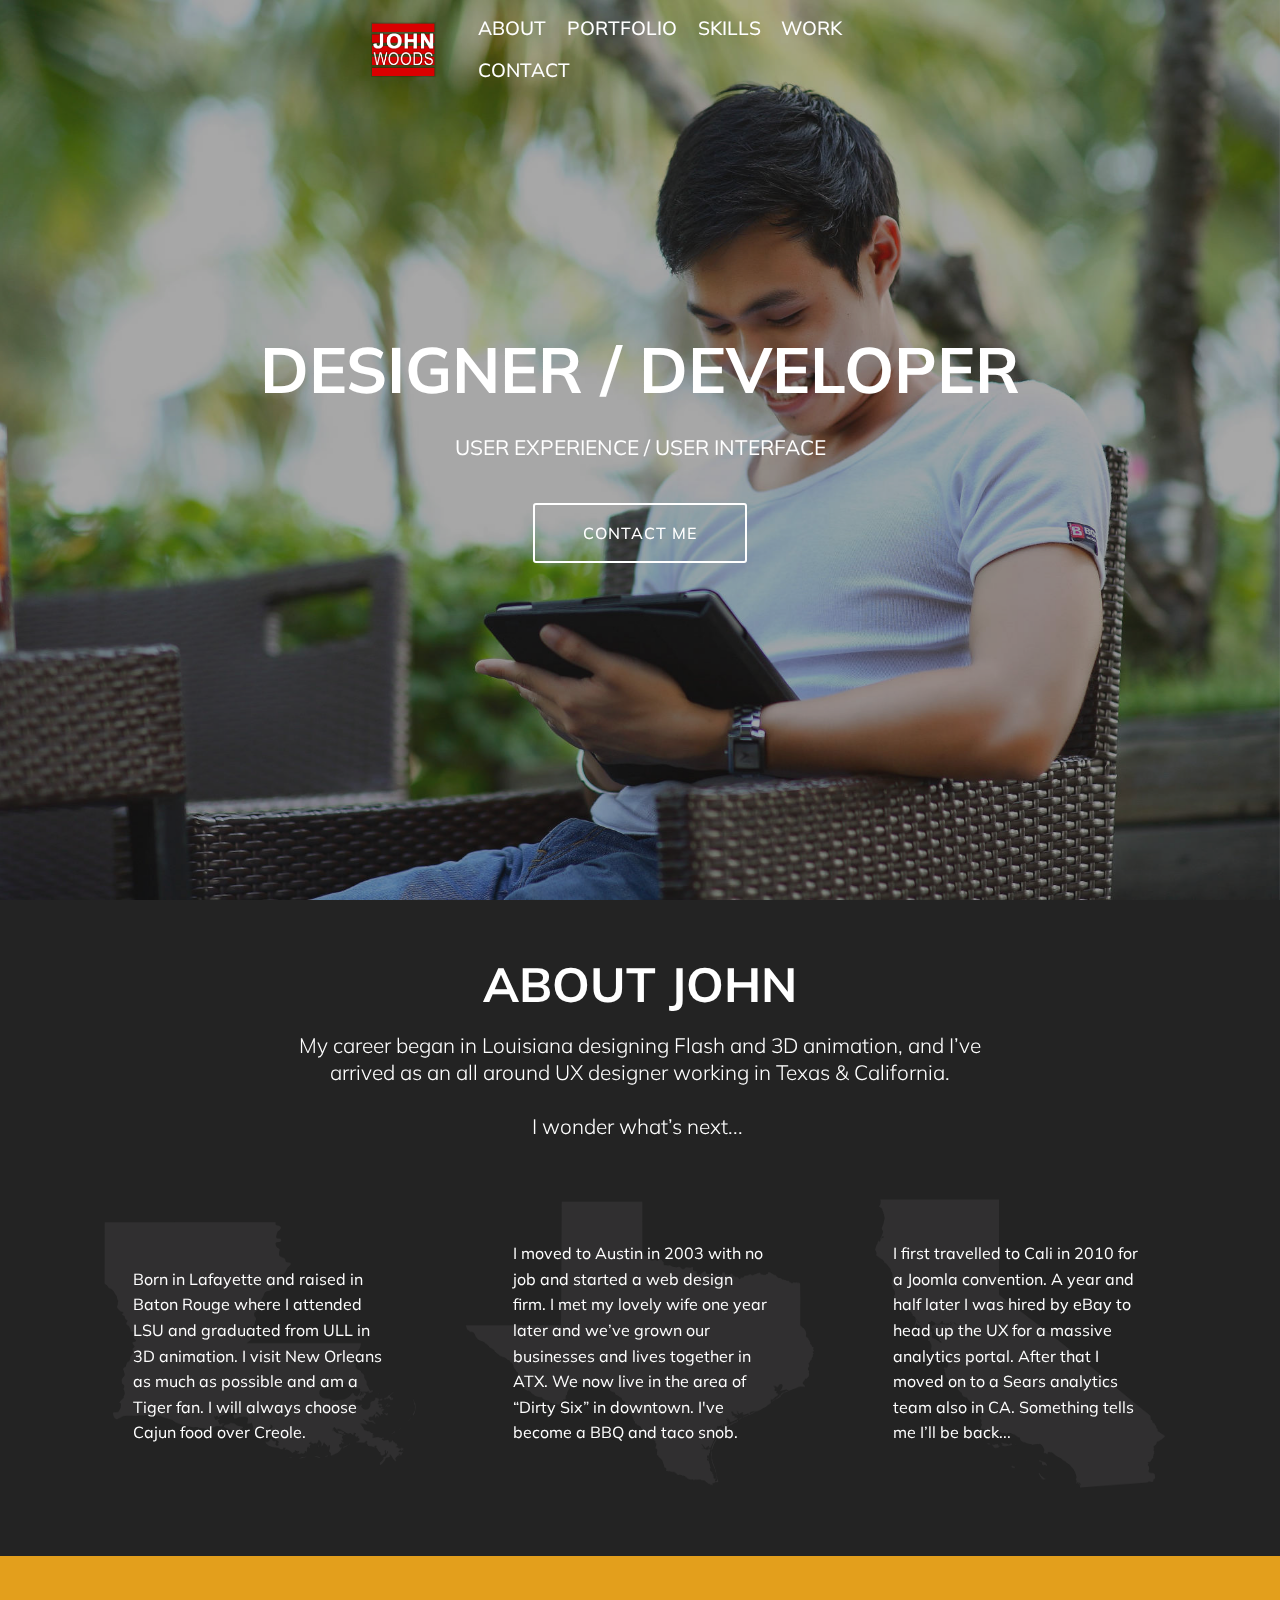
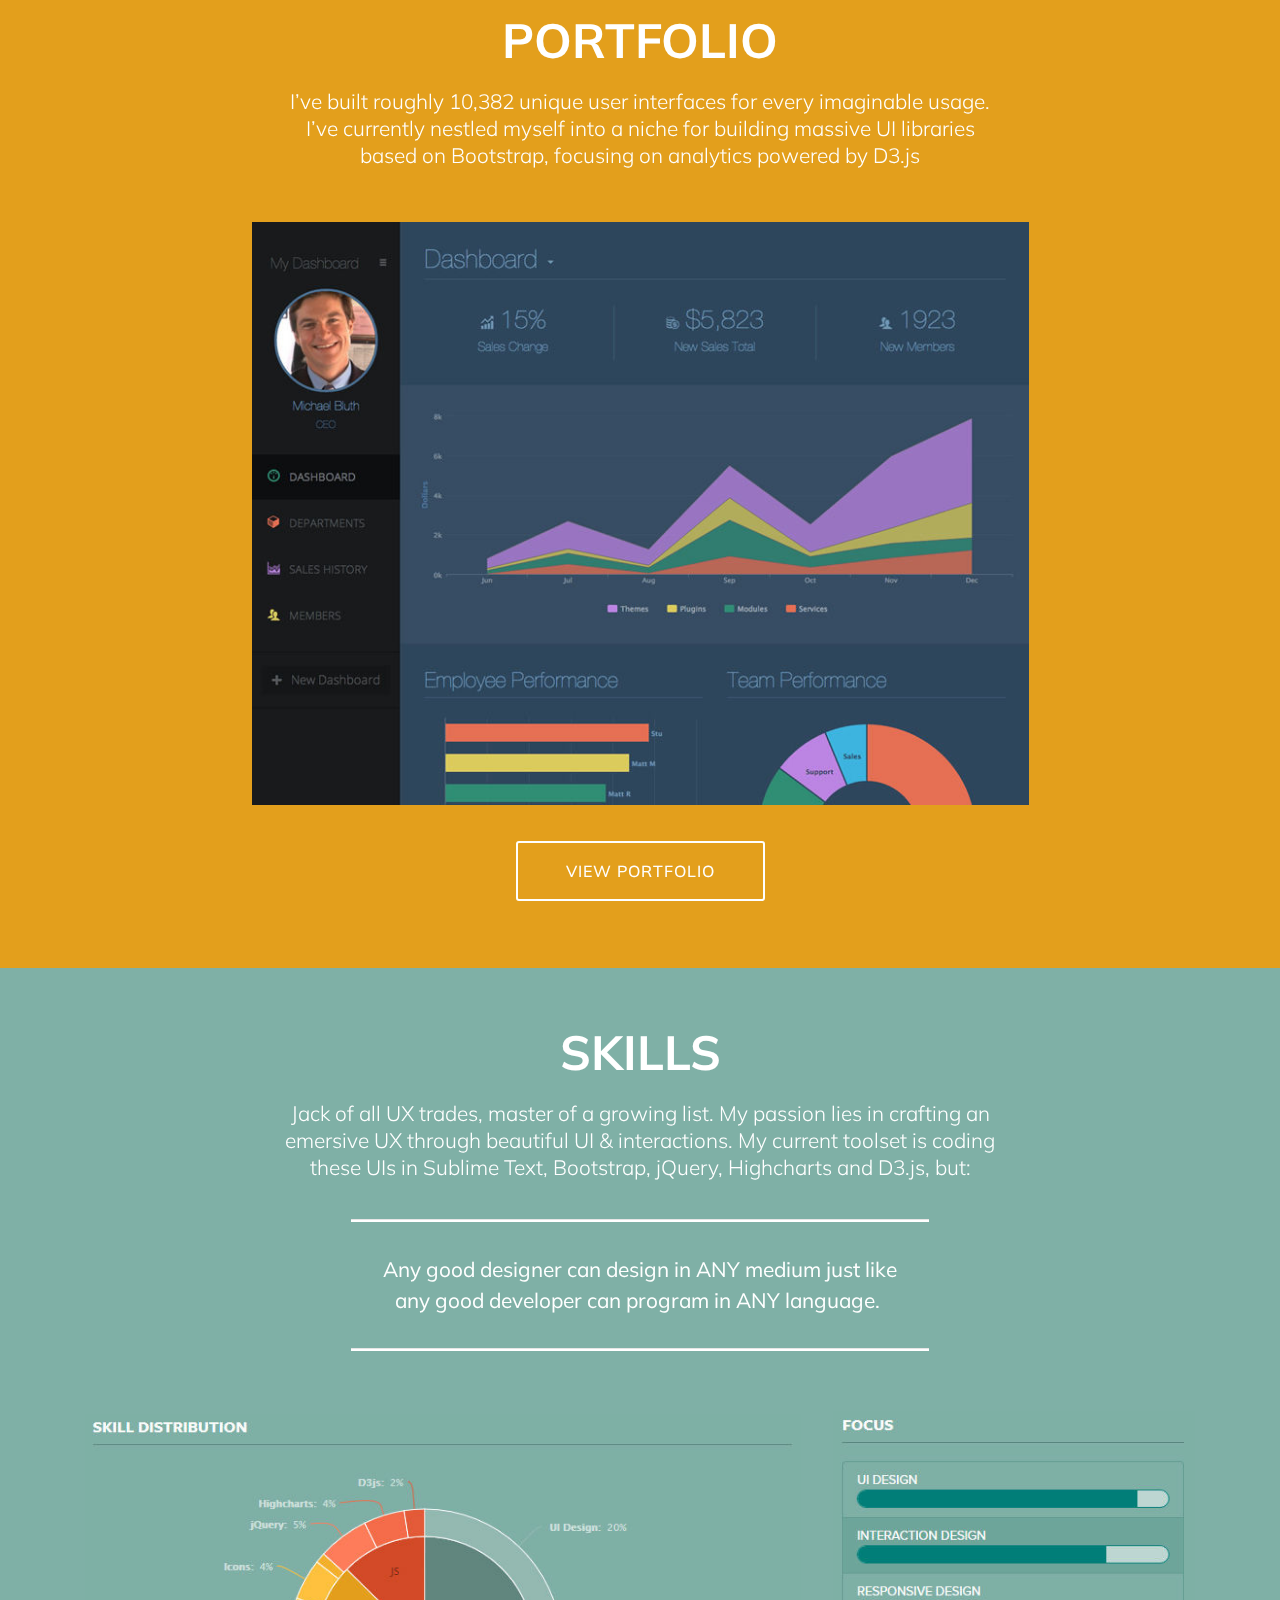
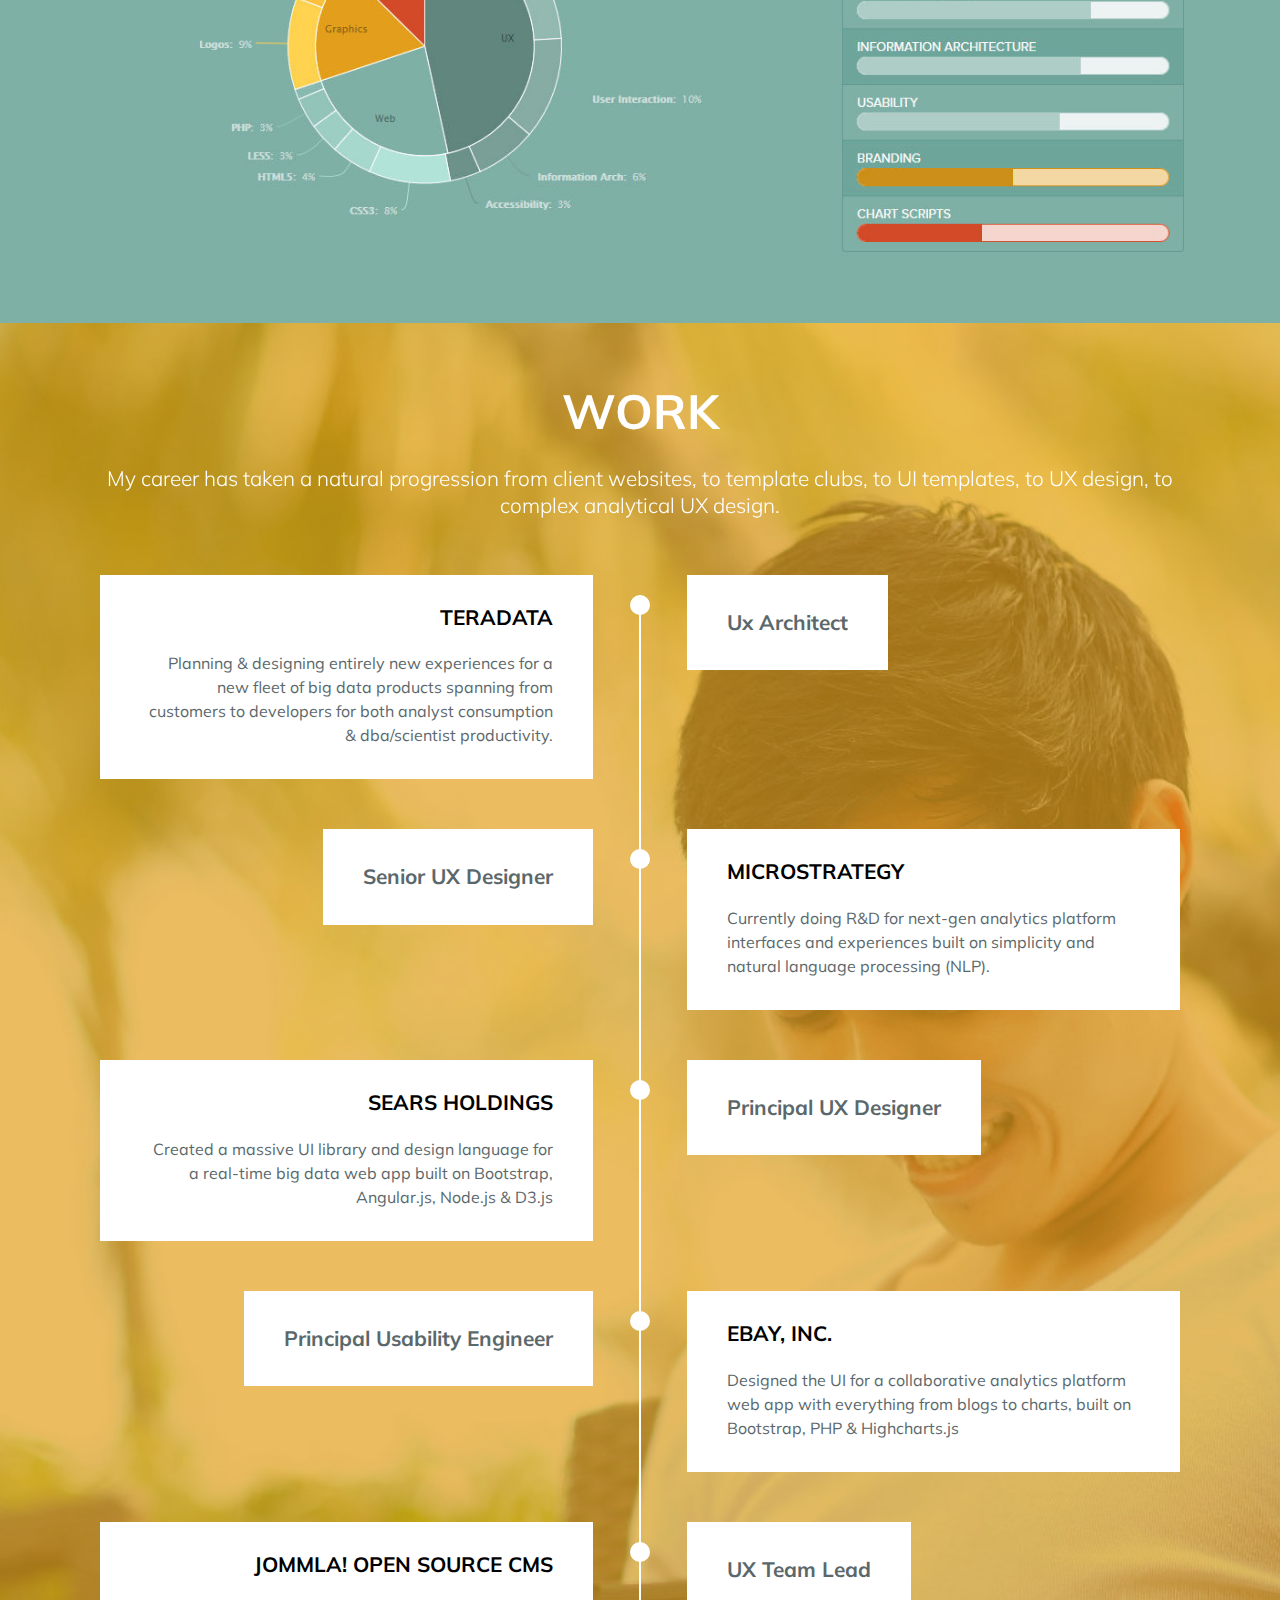
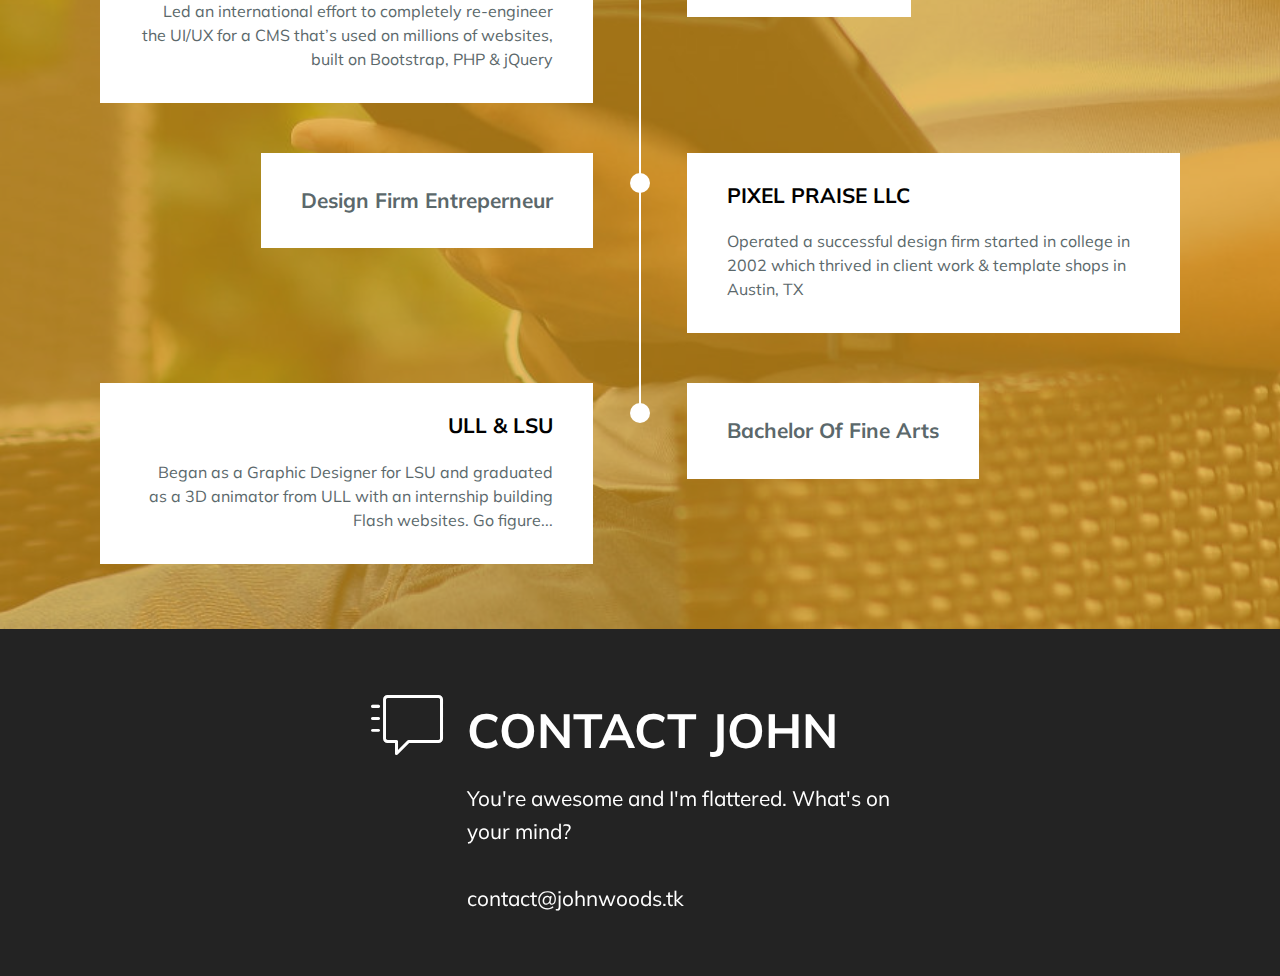
<file: index.html>
<!DOCTYPE html>
<html  >
<head>
  <!-- Site made with Mobirise Website Builder v4.9.7, https://mobirise.com -->
  <meta charset="UTF-8">
  <meta http-equiv="X-UA-Compatible" content="IE=edge">
  <meta name="generator" content="Mobirise v4.9.7, mobirise.com">
  <meta name="viewport" content="width=device-width, initial-scale=1, minimum-scale=1">
  <link rel="shortcut icon" href="assets/images/logo1-140x120.png" type="image/x-icon">
  <meta name="description" content="">
  
  <title>John Woods</title>
  <link rel="stylesheet" href="assets/web/assets/mobirise-icons/mobirise-icons.css">
  <link rel="stylesheet" href="assets/tether/tether.min.css">
  <link rel="stylesheet" href="assets/bootstrap/css/bootstrap.min.css">
  <link rel="stylesheet" href="assets/bootstrap/css/bootstrap-grid.min.css">
  <link rel="stylesheet" href="assets/bootstrap/css/bootstrap-reboot.min.css">
  <link rel="stylesheet" href="assets/dropdown/css/style.css">
  <link rel="stylesheet" href="assets/theme/css/style.css">
  <link rel="stylesheet" href="assets/mobirise/css/mbr-additional.css" type="text/css">
  
  
  
</head>
<body>
  <section class="menu cid-roIpbJOpld" once="menu" id="menu2-1">

    

    <nav class="navbar navbar-expand beta-menu navbar-dropdown align-items-center navbar-fixed-top navbar-toggleable-sm bg-color transparent">
        <button class="navbar-toggler navbar-toggler-right" type="button" data-toggle="collapse" data-target="#navbarSupportedContent" aria-controls="navbarSupportedContent" aria-expanded="false" aria-label="Toggle navigation">
            <div class="hamburger">
                <span></span>
                <span></span>
                <span></span>
                <span></span>
            </div>
        </button>
        <div class="menu-logo">
            <div class="navbar-brand">
                <span class="navbar-logo">
                    <a href="index.html#header2-0">
                        <img src="assets/images/logo1-140x120.png" alt="Mobirise" title="" style="height: 3.8rem;">
                    </a>
                </span>
                
            </div>
        </div>
        <div class="collapse navbar-collapse" id="navbarSupportedContent">
            <ul class="navbar-nav nav-dropdown nav-right" data-app-modern-menu="true"><li class="nav-item">
                    <a class="nav-link link text-white display-4" href="index.html#content4-2">ABOUT</a>
                </li>
                <li class="nav-item">
                    <a class="nav-link link text-white display-4" href="index.html#content4-f">PORTFOLIO</a>
                </li><li class="nav-item"><a class="nav-link link text-white display-4" href="index.html#content4-g">SKILLS</a></li><li class="nav-item"><a class="nav-link link text-white display-4" href="index.html#timeline1-k">WORK</a></li><li class="nav-item"><a class="nav-link link text-white display-4" href="index.html#features9-d">CONTACT</a></li></ul>
            
        </div>
    </nav>
</section>

<section class="engine"><a href="https://mobirise.info/o">portfolio website templates</a></section><section class="cid-roIpa3OfLM mbr-fullscreen mbr-parallax-background" id="header2-0">

    

    <div class="mbr-overlay" style="opacity: 0.4; background-color: rgb(35, 35, 35);"></div>

    <div class="container align-center">
        <div class="row justify-content-md-center">
            <div class="mbr-white col-md-10">
                <h1 class="mbr-section-title mbr-bold pb-3 mbr-fonts-style display-1">
                    DESIGNER / DEVELOPER</h1>
                
                <p class="mbr-text pb-3 mbr-fonts-style display-5">
                    USER EXPERIENCE / USER INTERFACE</p>
                <div class="mbr-section-btn"><a class="btn btn-md btn-white-outline display-7" href="index.html#features9-d">CONTACT ME</a></div>
            </div>
        </div>
    </div>
    
</section>

<section class="mbr-section content4 cid-roIpoBnfww" id="content4-2">

    

    <div class="container">
        <div class="media-container-row">
            <div class="title col-12 col-md-8">
                <h2 class="align-center pb-3 mbr-fonts-style display-2"><strong>
                    ABOUT JOHN</strong></h2>
                <h3 class="mbr-section-subtitle align-center mbr-light mbr-fonts-style display-5">My career began in Louisiana designing Flash and 3D animation, and I’ve arrived as an all around UX designer working in Texas &amp; California.
<br><br>I wonder what’s next...&nbsp;</h3>
                
            </div>
        </div>
    </div>
</section>

<section class="features13 cid-roIpypUSQi" id="features13-3">

    

    
    <div class="container">
        

        <div class="media-container-row">
            <div class="card col-12 col-md-6 align-center col-lg-4">
                <div class="card-wrap">
                    <div class="card-img">
                        <img src="assets/images/la-700x700.png" alt="Mobirise" title="">
                    </div>
                    <div class="card-box p-5">
                        
                        <p class="mbr-text mbr-fonts-style mbr-white display-7"><br>Born in Lafayette and raised in Baton Rouge where I attended LSU and graduated from ULL in 3D animation. I visit New Orleans as much as possible and am a Tiger fan. I will always choose Cajun food over Creole.
                        </p>
                    </div>
                </div>
            </div>
            <div class="card col-12 col-md-6 align-center col-lg-4">
                <div class="card-wrap">
                    <div class="card-img">
                        <img src="assets/images/tx-700x700.png" alt="Mobirise" title="">
                    </div>
                    <div class="card-box p-5">
                        
                        <p class="mbr-text mbr-fonts-style mbr-white display-7">I moved to Austin in 2003 with no job and started a web design firm. I met my lovely wife one year later and we’ve grown our businesses and lives together in ATX. We now live in the area of “Dirty Six” in downtown. I've become a BBQ and taco snob.<br></p>
                    </div>
                </div>
            </div>
            <div class="card col-12 col-md-6 align-center col-lg-4">
                <div class="card-wrap">
                    <div class="card-img">
                        <img src="assets/images/ca-700x700.png" alt="Mobirise" title="">
                    </div>
                    <div class="card-box p-5">
                        
                        <p class="mbr-text mbr-fonts-style mbr-white display-7">I first travelled to Cali in 2010 for a Joomla convention. A year and half later I was hired by eBay to head up the UX for a massive analytics portal. After that I moved on to a Sears analytics team also in CA. Something tells me I’ll be back...&nbsp;<br></p>
                    </div>
                </div>
            </div>    
        </div>
    </div>
</section>

<section class="mbr-section content4 cid-rp93IAL0z8" id="content4-f">

    

    <div class="container">
        <div class="media-container-row">
            <div class="title col-12 col-md-8">
                <h2 class="align-center pb-3 mbr-fonts-style display-2"><strong>
                    PORTFOLIO</strong></h2>
                <h3 class="mbr-section-subtitle align-center mbr-light mbr-fonts-style display-5">I’ve built roughly 10,382 unique user interfaces for every imaginable usage. I’ve currently nestled myself into a niche for building massive UI libraries based on Bootstrap, focusing on analytics powered by D3.js</h3>
                
            </div>
        </div>
    </div>
</section>

<section class="cid-roZgCraoOb" id="image3-5">

    

    <figure class="mbr-figure container">
            <div class="image-block" style="width: 70%;">
                <img src="assets/images/screen9-800x600.jpg" width="1400" alt="Mobirise" title="">
                
            </div>
    </figure>
</section>

<section class="mbr-section content8 cid-roZhlWDPsi" id="content8-6">

    

    <div class="container">
        <div class="media-container-row title">
            <div class="col-12 col-md-8">
                <div class="mbr-section-btn align-center"><a class="btn btn-white-outline display-7" href="page1.html#header2-m">VIEW PORTFOLIO</a></div>
            </div>
        </div>
    </div>
</section>

<section class="mbr-section content4 cid-rp94woBCmO" id="content4-g">

    

    <div class="container">
        <div class="media-container-row">
            <div class="title col-12 col-md-8">
                <h2 class="align-center pb-3 mbr-fonts-style display-2"><strong>
                    SKILLS</strong></h2>
                <h3 class="mbr-section-subtitle align-center mbr-light mbr-fonts-style display-5">Jack of all UX trades, master of a growing list. My passion lies in crafting an emersive UX through beautiful UI &amp; interactions. My current toolset is coding these UIs in Sublime Text, Bootstrap, jQuery, Highcharts and D3.js, but:</h3>
                
            </div>
        </div>
    </div>
</section>

<section class="mbr-section article content9 cid-roZilXYLOa" id="content9-8">
    
     

    <div class="container">
        <div class="inner-container" style="width: 100%;">
            <hr class="line" style="width: 52%;">
            <div class="section-text align-center mbr-fonts-style display-5">Any good designer can design in ANY medium just like
<div>any good developer can program in ANY language.&nbsp;</div></div>
            <hr class="line" style="width: 52%;">
        </div>
        </div>
</section>

<section class="cid-roZip5G7HI" id="image4-9">
    <!-- Block parameters controls (Blue "Gear" panel) -->
    
    <!-- End block parameters -->
    <div class="container images-container">
            <div class="media-container-row" style="width: 100%;">
                <div class="img-item item1" style="width: 201%;">
                    <img src="assets/images/skills1-785x488.jpg" alt="" title="">
                    
                </div>
                <div class="img-item">
                    <img src="assets/images/skills2-396x495.jpg" alt="" title="">
                    
                </div>
            </div>
    </div>
</section>

<section class="timeline1 cid-rp9bkFngiH" id="timeline1-k">

    

    <div class="mbr-overlay" style="opacity: 0.7; background-color: rgb(227, 159, 28);">
    </div>

    <div class="container align-center">
        <h2 class="mbr-section-title pb-3 mbr-fonts-style display-2"><strong>
            WORK</strong></h2>
        <h3 class="mbr-section-subtitle pb-5 mbr-fonts-style display-5">My career has taken a natural progression from client websites, to template clubs, to UI templates, to UX design, to complex analytical UX design.</h3>

        <div class="container timelines-container" mbri-timelines="">
            <div class="row timeline-element reverse separline">      
                 <div class="timeline-date-panel col-xs-12 col-md-6  align-left">         
                    <div class="time-line-date-content">
                        <p class="mbr-timeline-date mbr-fonts-style display-5"><strong>
                            Ux Architect</strong></p>
                    </div>
                </div>
           <span class="iconBackground"></span>
            <div class="col-xs-12 col-md-6 align-right">
                <div class="timeline-text-content">
                    <h4 class="mbr-timeline-title pb-3 mbr-fonts-style display-5"><strong>
                        TERADATA</strong></h4>
                    <p class="mbr-timeline-text mbr-fonts-style display-7">Planning &amp; designing entirely new experiences for a new fleet of big data products spanning from customers to developers for both analyst consumption &amp; dba/scientist productivity.</p>
                 </div>
            </div>
            </div>

            <div class="row timeline-element  separline">
                <div class="timeline-date-panel col-xs-12 col-md-6 align-right">
                    <div class="time-line-date-content">
                        <p class="mbr-timeline-date mbr-fonts-style display-5"><strong>
                            Senior UX Designer</strong></p>
                    </div>
                </div>
                <span class="iconBackground"></span>
                <div class="col-xs-12 col-md-6 align-left ">
                    <div class="timeline-text-content">
                        <h4 class="mbr-timeline-title pb-3 mbr-fonts-style display-5"><strong>
                            MICROSTRATEGY</strong></h4>
                        <p class="mbr-timeline-text mbr-fonts-style display-7">Currently doing R&amp;D for next-gen analytics platform interfaces and experiences built on simplicity and natural language processing (NLP).</p>
                    </div>
                </div>
            </div> 


            <div class="row timeline-element reverse separline">
                <div class="timeline-date-panel col-xs-12 col-md-6  align-left">
                    <div class="time-line-date-content">
                        <p class="mbr-timeline-date mbr-fonts-style display-5"><strong>
                            Principal UX Designer</strong></p>
                    </div>
                </div>
                <span class="iconBackground"></span>
                <div class="col-xs-12 col-md-6 align-right">
                    <div class="timeline-text-content">
                        <h4 class="mbr-timeline-title pb-3 mbr-fonts-style display-5"><strong>
                            SEARS HOLDINGS</strong></h4>      
                        <p class="mbr-timeline-text mbr-fonts-style display-7">Created a massive UI library and design language for a real-time big data web app built on Bootstrap, Angular.js, Node.js &amp; D3.js</p>
                    </div>
                </div>
            </div>

            <div class="row timeline-element  separline">
                <div class="timeline-date-panel col-xs-12 col-md-6 align-right">
                    <div class="time-line-date-content">
                        <p class="mbr-timeline-date mbr-fonts-style display-5"><strong>Principal Usability Engineer</strong><br></p>
                    </div>
                </div>
                <span class="iconBackground"></span>
                <div class="col-xs-12 col-md-6 align-left ">
                    <div class="timeline-text-content">
                        <h4 class="mbr-timeline-title pb-3 mbr-fonts-style display-5"><strong>
                            EBAY, INC.</strong></h4>
                        <p class="mbr-timeline-text mbr-fonts-style display-7">Designed the UI for a collaborative analytics platform web app with everything from blogs to charts, built on Bootstrap, PHP &amp; Highcharts.js</p>
                    </div>
                </div>
            </div>


            <div class="row timeline-element reverse separline">
                <div class="timeline-date-panel col-xs-12 col-md-6  align-left">
                    <div class="time-line-date-content">
                        <p class="mbr-timeline-date mbr-fonts-style display-5"><strong>UX Team Lead</strong><br></p>
                    </div>
                </div>
                <span class="iconBackground"></span>
                <div class="col-xs-12 col-md-6 align-right">
                    <div class="timeline-text-content">
                        <h4 class="mbr-timeline-title pb-3 mbr-fonts-style display-5"><strong>
                            JOMMLA! OPEN SOURCE CMS</strong></h4>
                        <p class="mbr-timeline-text mbr-fonts-style display-7">Led an international effort to completely re-engineer the UI/UX for a CMS that’s used on millions of websites, built on Bootstrap, PHP &amp; jQuery</p>
                    </div>
                </div>
            </div>


            <div class="row timeline-element separline">
                <div class="timeline-date-panel col-xs-12 col-md-6 align-right">
                    <div class="time-line-date-content">
                       <p class="mbr-timeline-date mbr-fonts-style display-5"><strong>Design Firm Entreperneur</strong><br></p>
                    </div>
                </div>
                <span class="iconBackground"></span>
                <div class="col-xs-12 col-md-6 align-left ">
                    <div class="timeline-text-content">
                        <h4 class="mbr-timeline-title pb-3 mbr-fonts-style display-5"><strong>
                            PIXEL PRAISE LLC</strong></h4>
                        <p class="mbr-timeline-text mbr-fonts-style display-7">Operated a successful design firm started in college in 2002 which thrived in client work &amp; template shops in Austin, TX</p>
                    </div>
                </div>
            </div>

            <div class="row timeline-element reverse">
                <div class="timeline-date-panel col-xs-12 col-md-6  align-left">
                    <div class="time-line-date-content">
                        <p class="mbr-timeline-date mbr-fonts-style display-5"><strong>Bachelor Of Fine Arts</strong><br></p>
                    </div>
                </div>
                <span class="iconBackground"></span>
                <div class="col-xs-12 col-md-6 align-right">
                    <div class="timeline-text-content">
                        <h4 class="mbr-timeline-title pb-3 mbr-fonts-style display-5"><strong>
                            ULL &amp; LSU</strong></h4>
                        <p class="mbr-timeline-text mbr-fonts-style display-7">Began as a Graphic Designer for LSU and graduated as a 3D animator from ULL with an internship building Flash websites. Go figure...</p>
                    </div>
                </div>
            </div>

            

            

            

            

            
        </div>
    </div>
</section>

<section class="features9 cid-roZzR0KJLR" id="features9-d">

    

    
    <div class="container">
        <div class="row justify-content-center">
            <div class="card p-3 col-12 col-md-6">
                <div class="media-container-row">
                    <div class="card-img pr-2">
                        <span class="mbr-iconfont mbri-help" style="color: rgb(255, 255, 255); fill: rgb(255, 255, 255);"></span>
                    </div>
                    <div class="card-box">
                        <h4 class="card-title py-3 mbr-fonts-style display-2"><strong>CONTACT JOHN</strong></h4>
                        <p class="mbr-text mbr-fonts-style display-5">
                           You're awesome and I'm flattered. What's on your mind?<br><br>contact@johnwoods.tk</p>
                    </div>
                </div>
            </div>

            

            

            
        </div>
    </div>
</section>


  <script src="assets/web/assets/jquery/jquery.min.js"></script>
  <script src="assets/popper/popper.min.js"></script>
  <script src="assets/tether/tether.min.js"></script>
  <script src="assets/bootstrap/js/bootstrap.min.js"></script>
  <script src="assets/smoothscroll/smooth-scroll.js"></script>
  <script src="assets/parallax/jarallax.min.js"></script>
  <script src="assets/dropdown/js/script.min.js"></script>
  <script src="assets/touchswipe/jquery.touch-swipe.min.js"></script>
  <script src="assets/theme/js/script.js"></script>
  
  
</body>
</html>
</file>
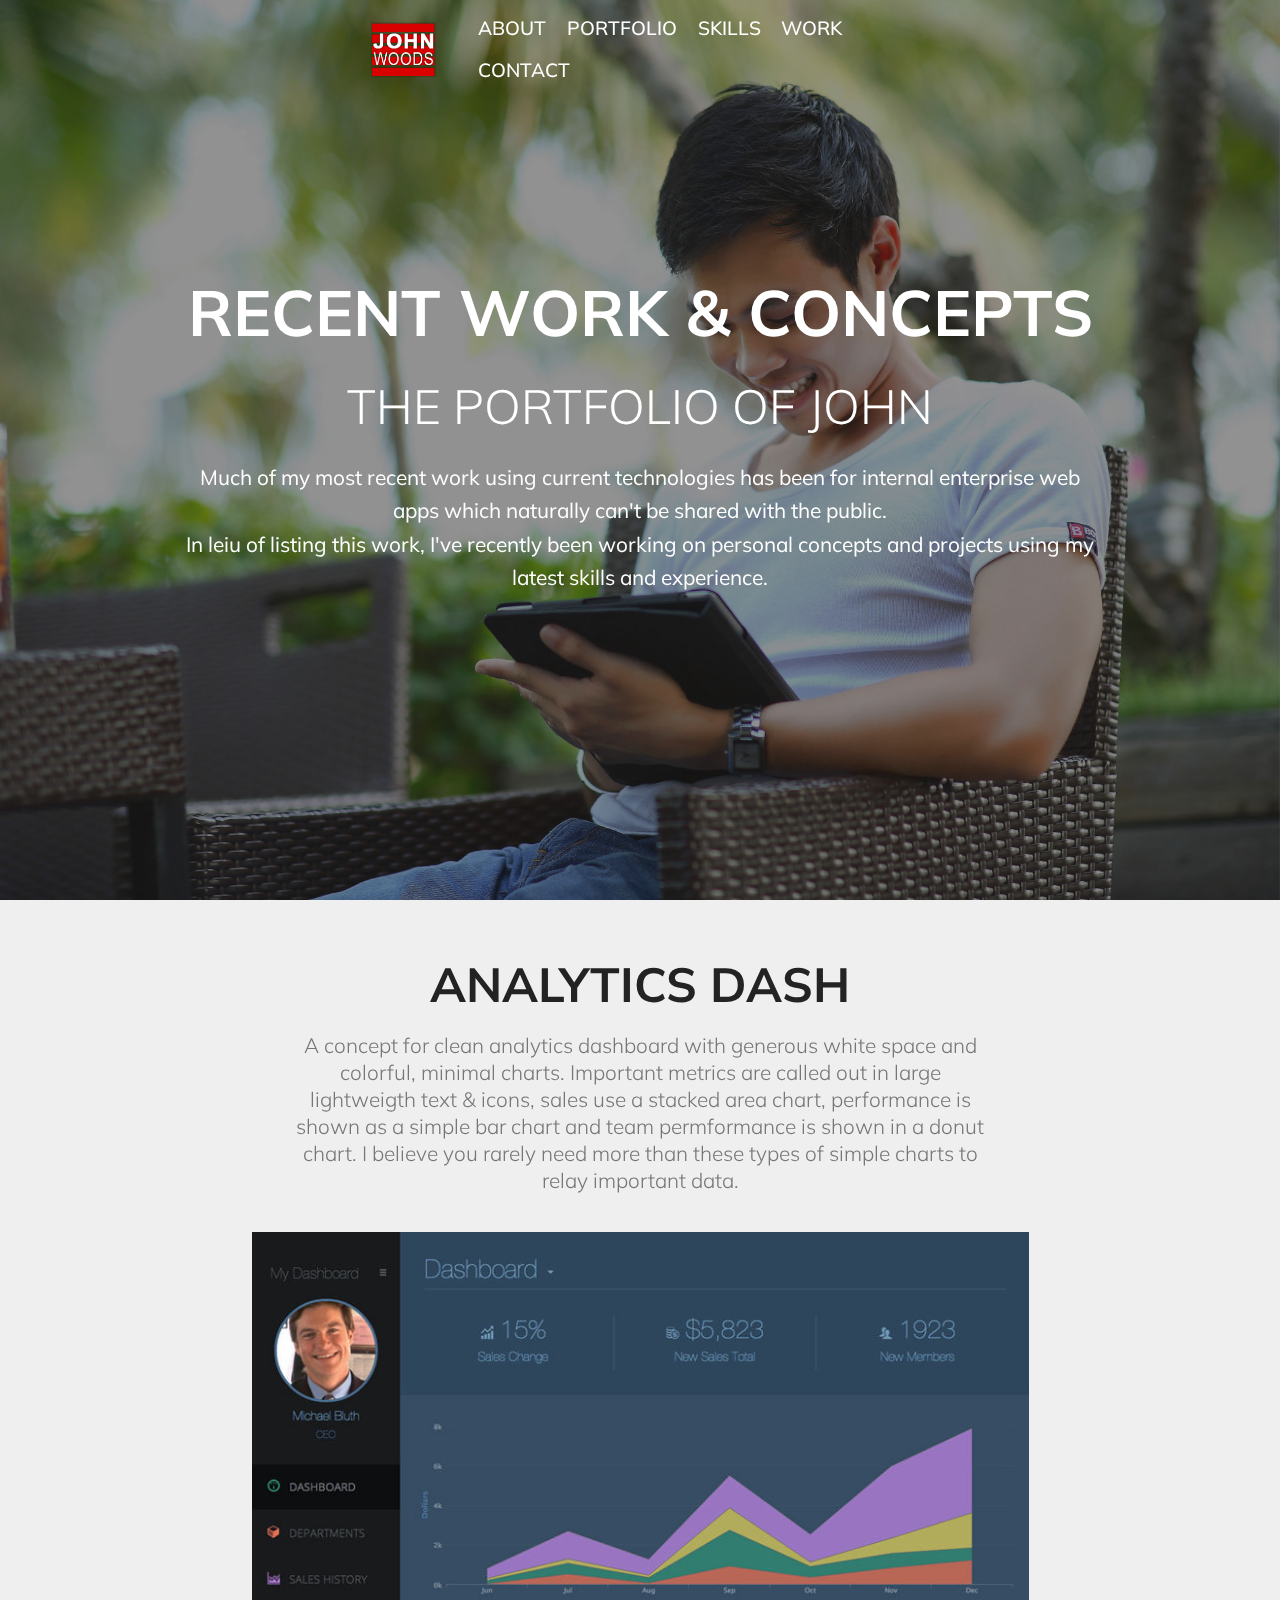
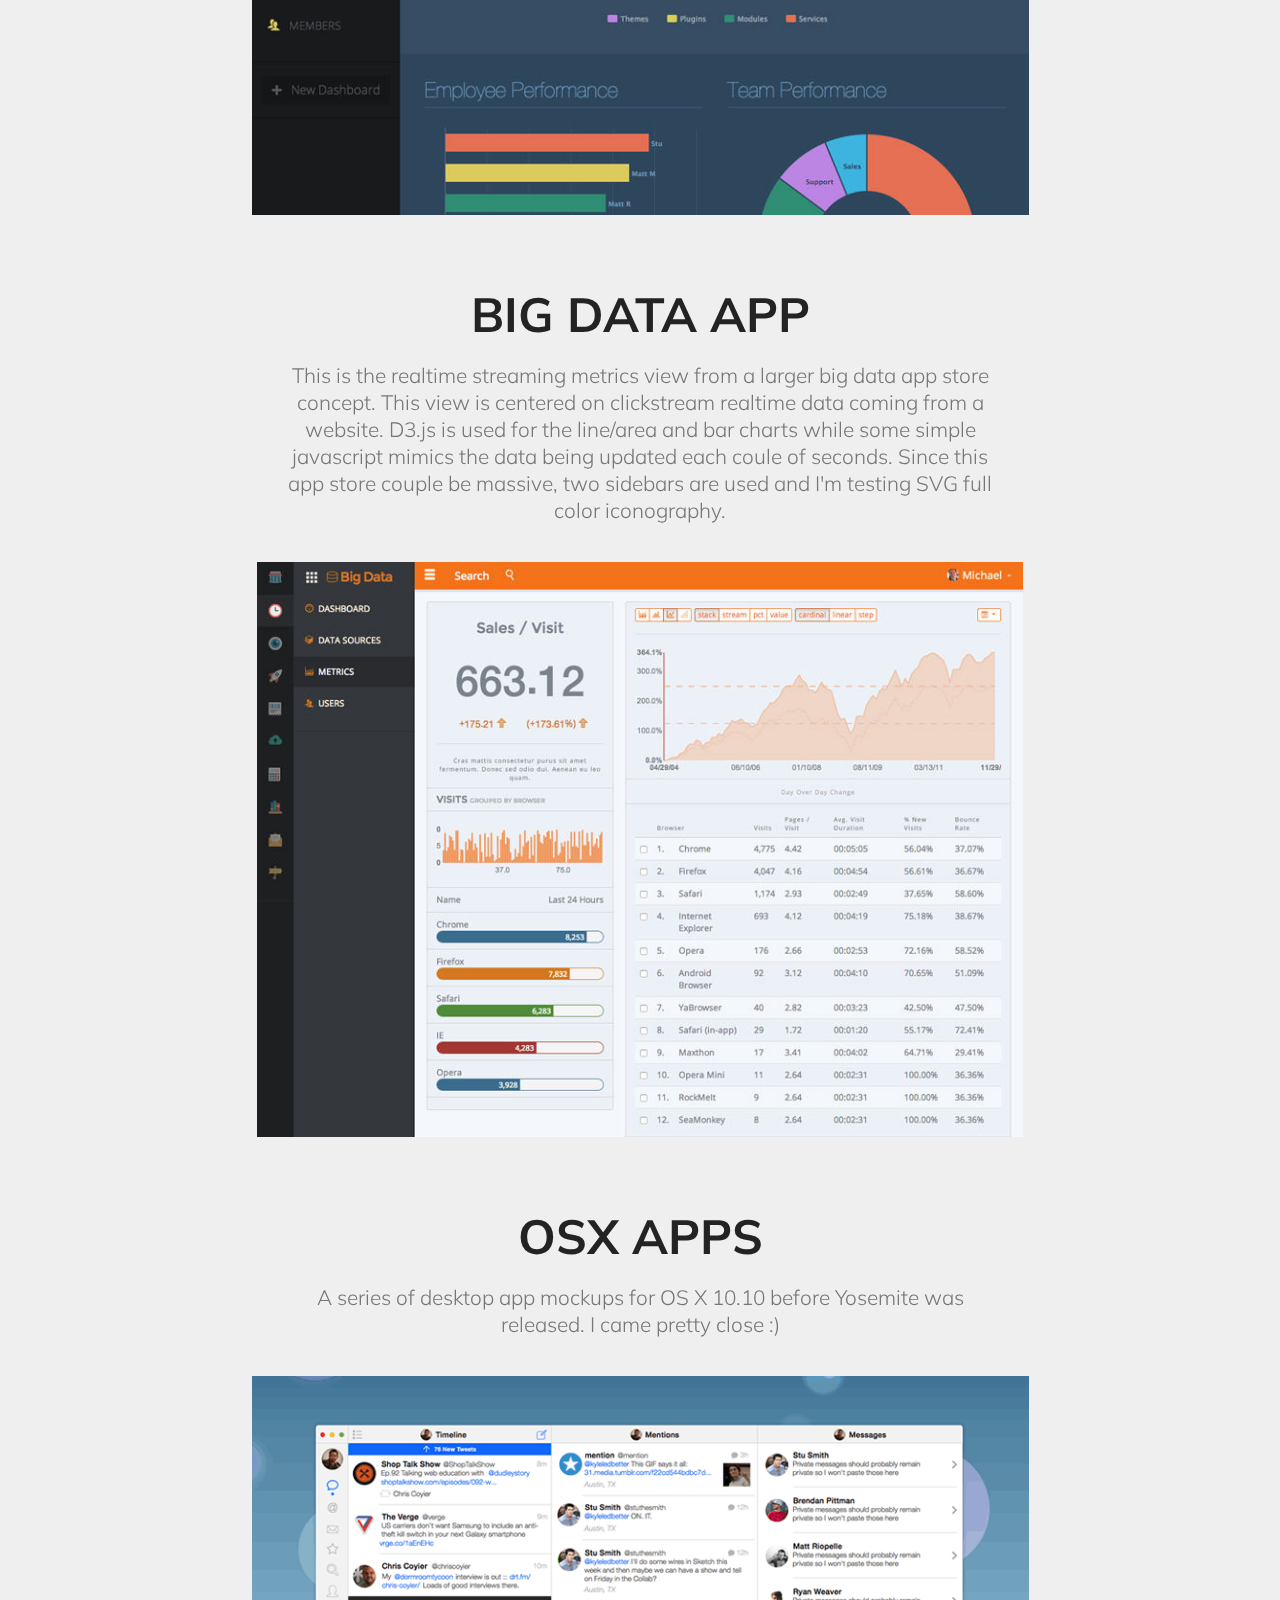
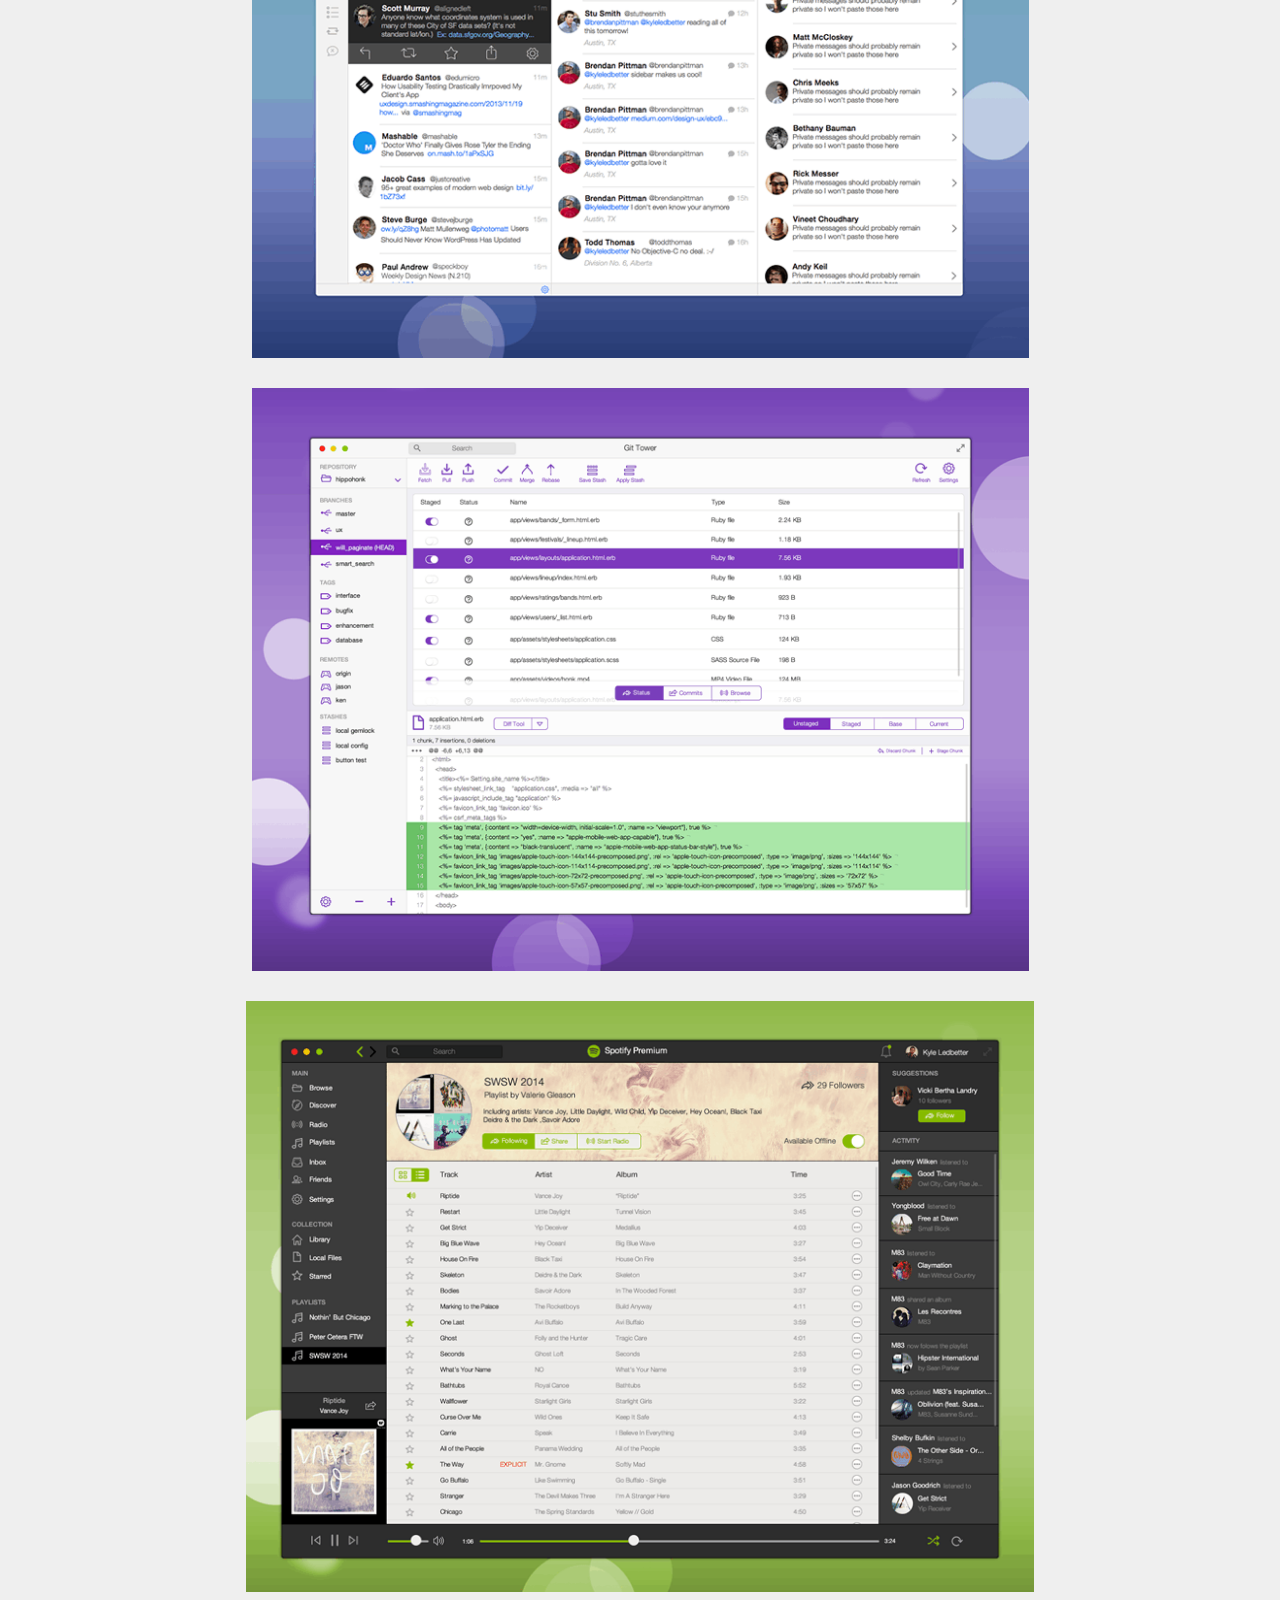
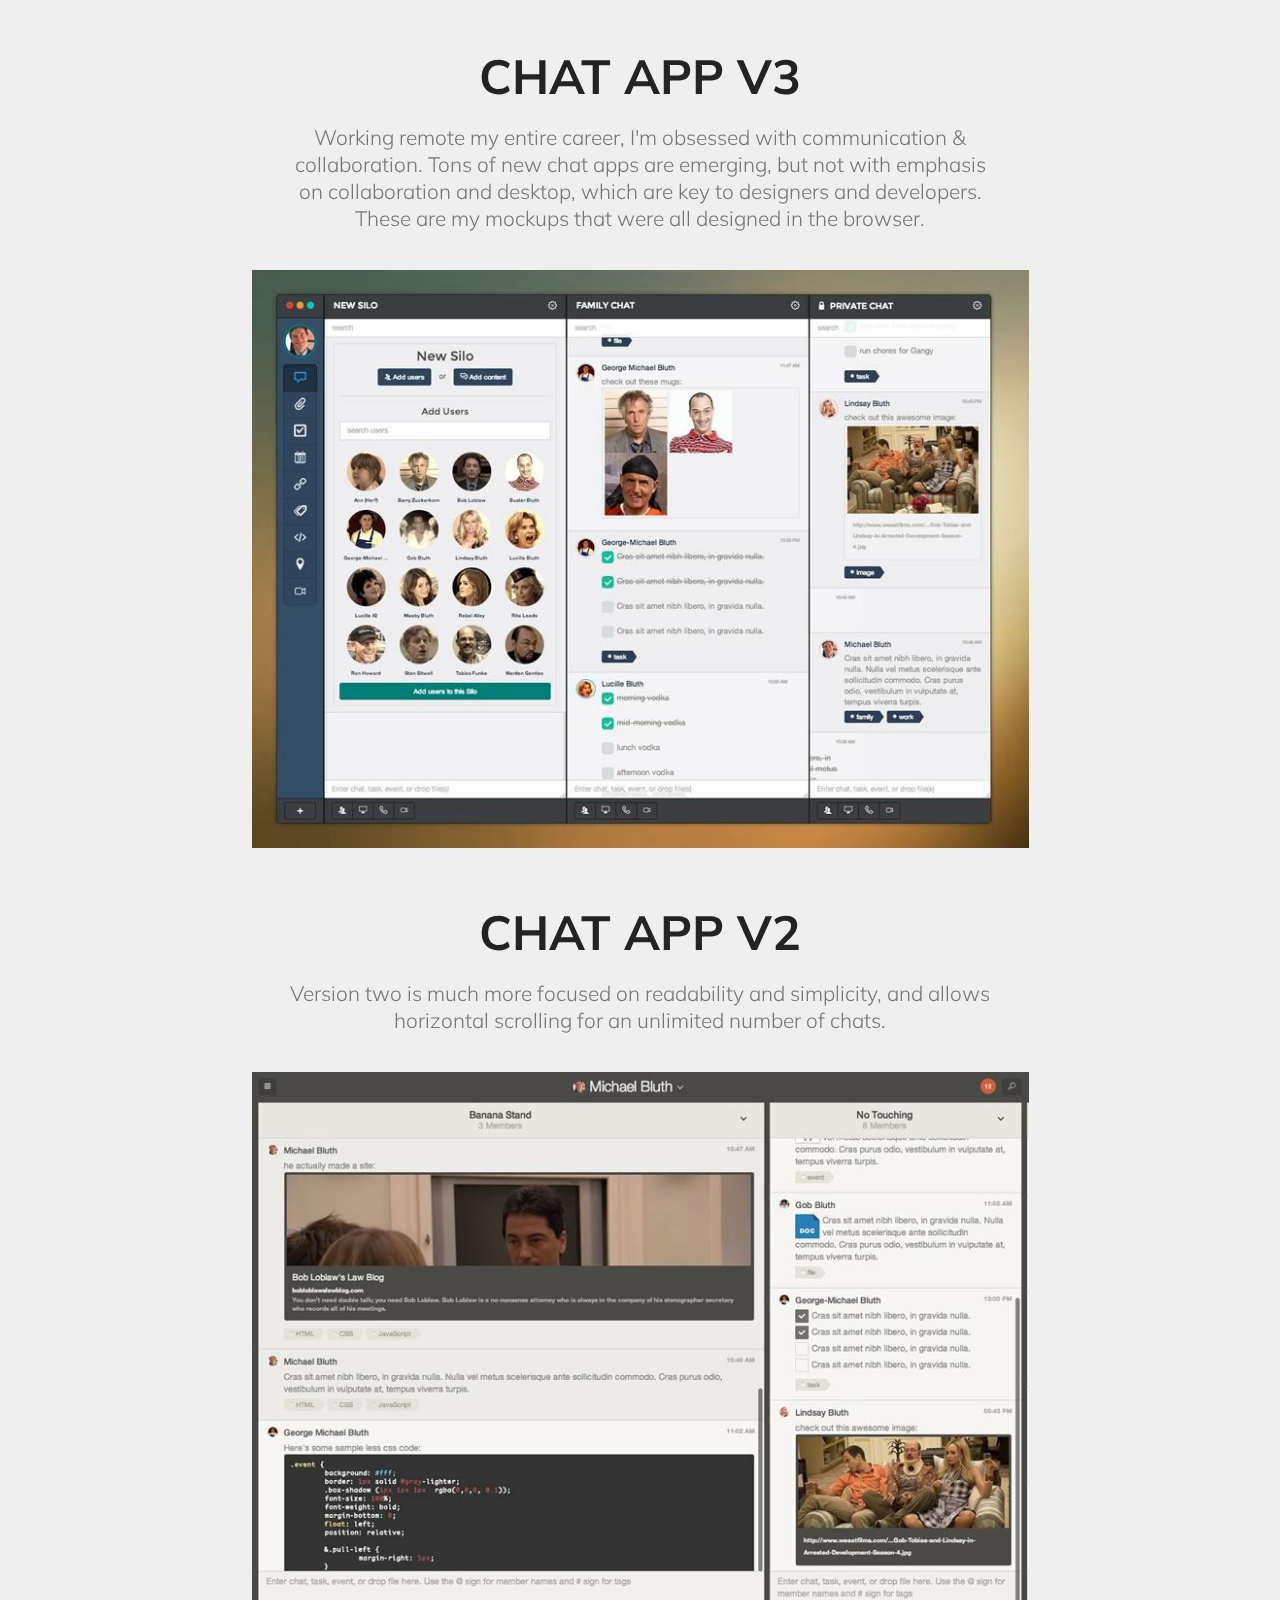
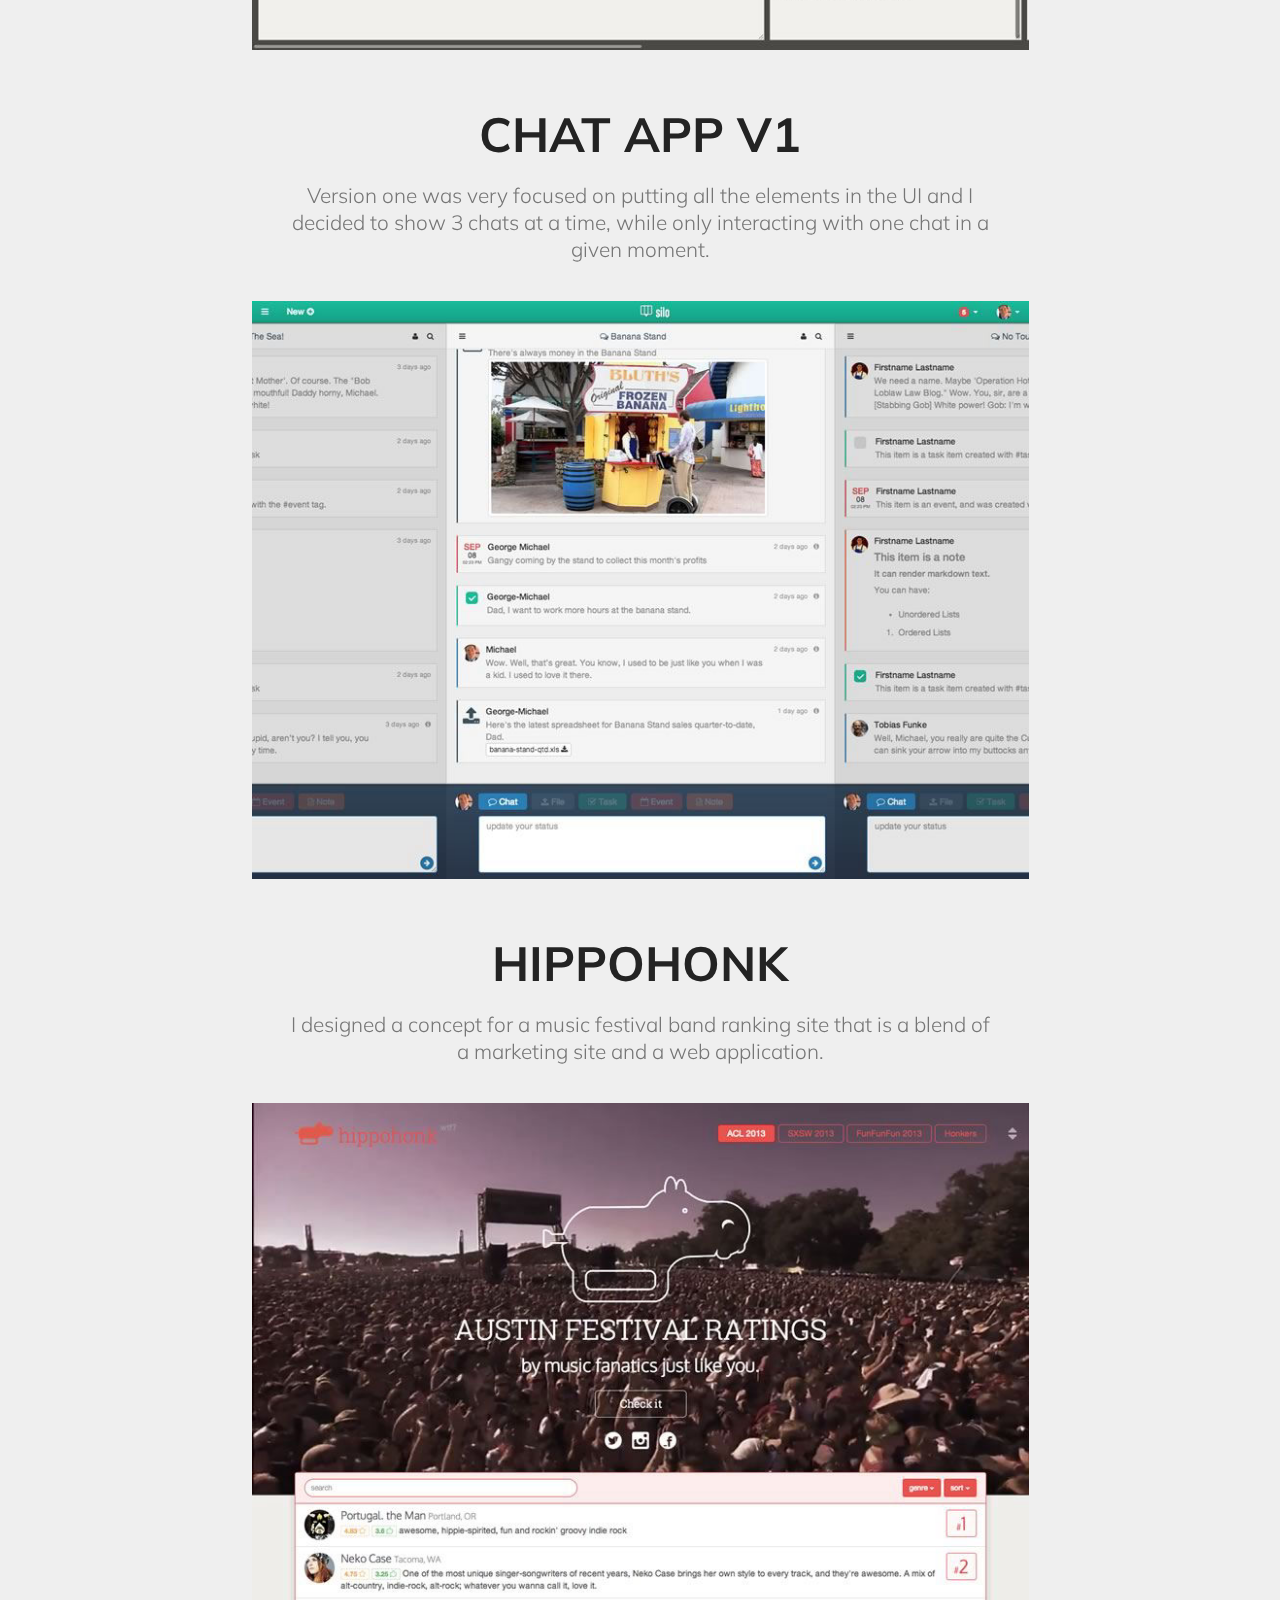
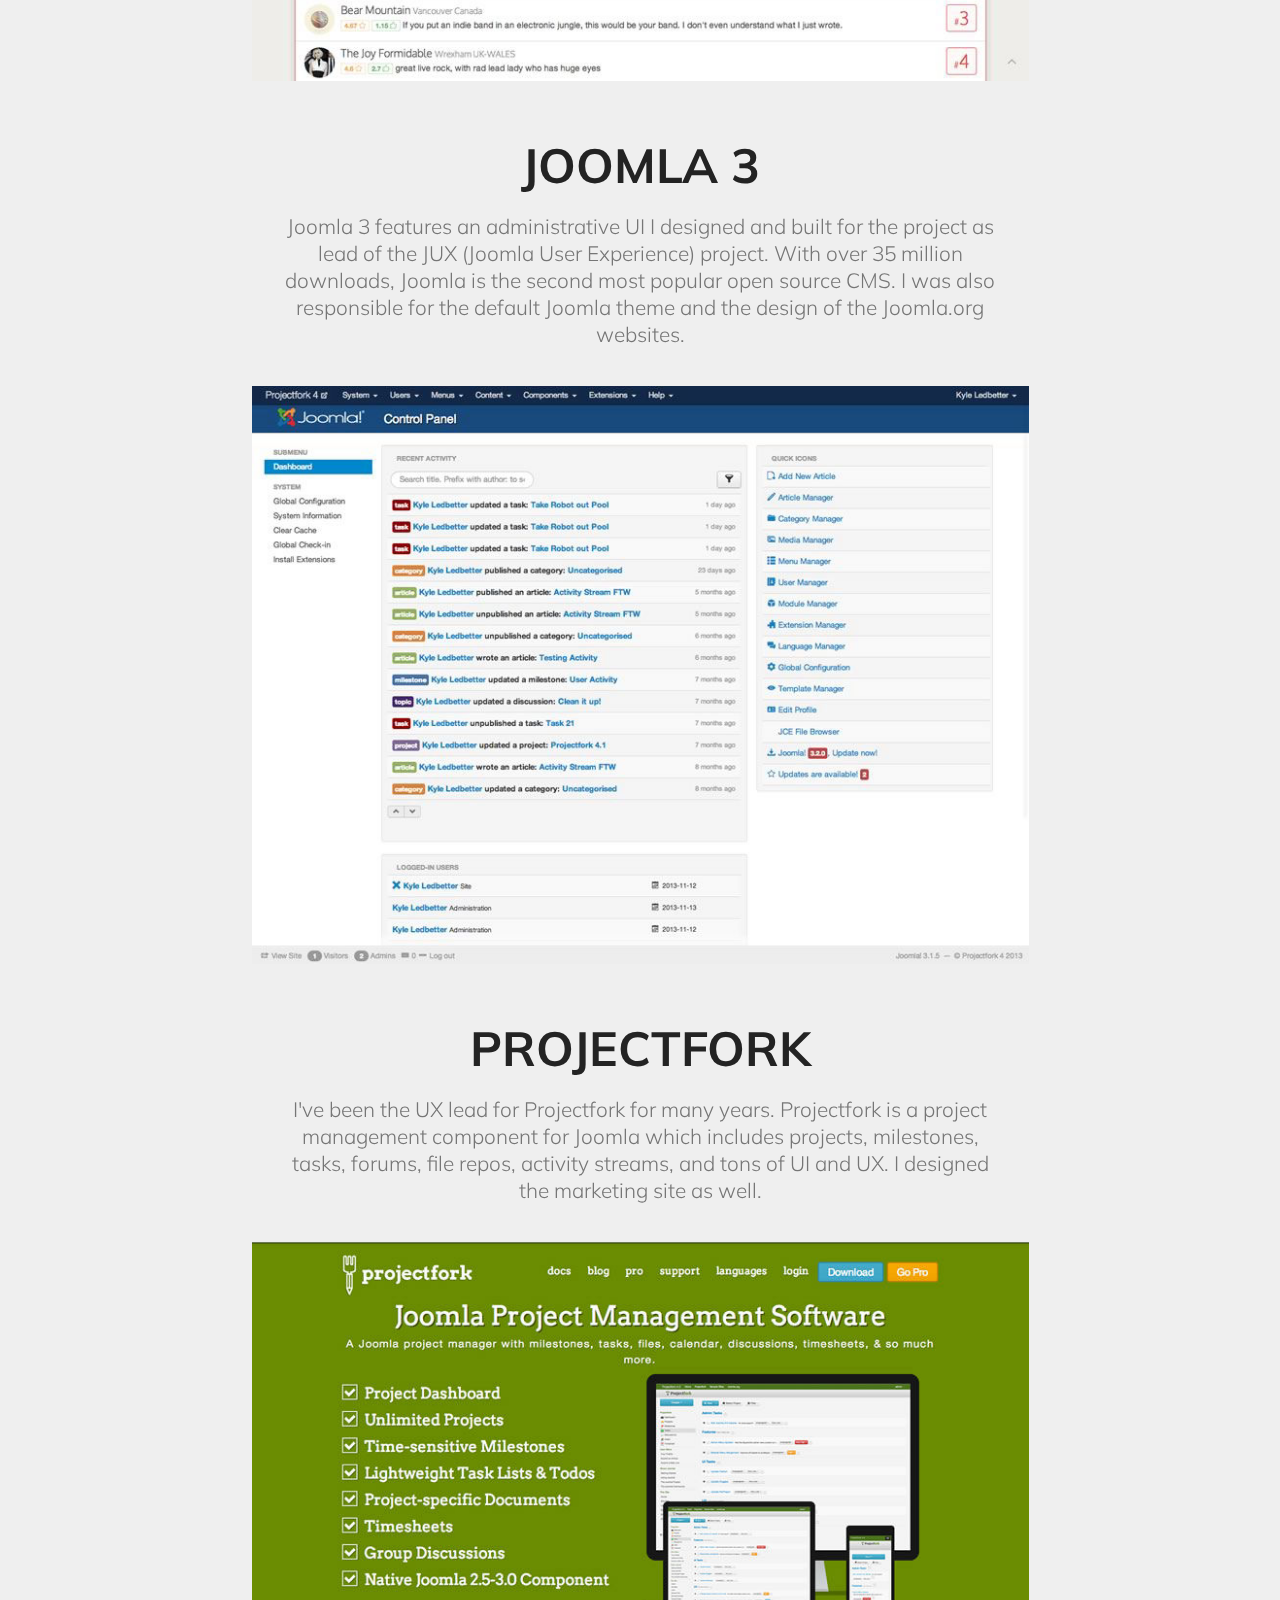
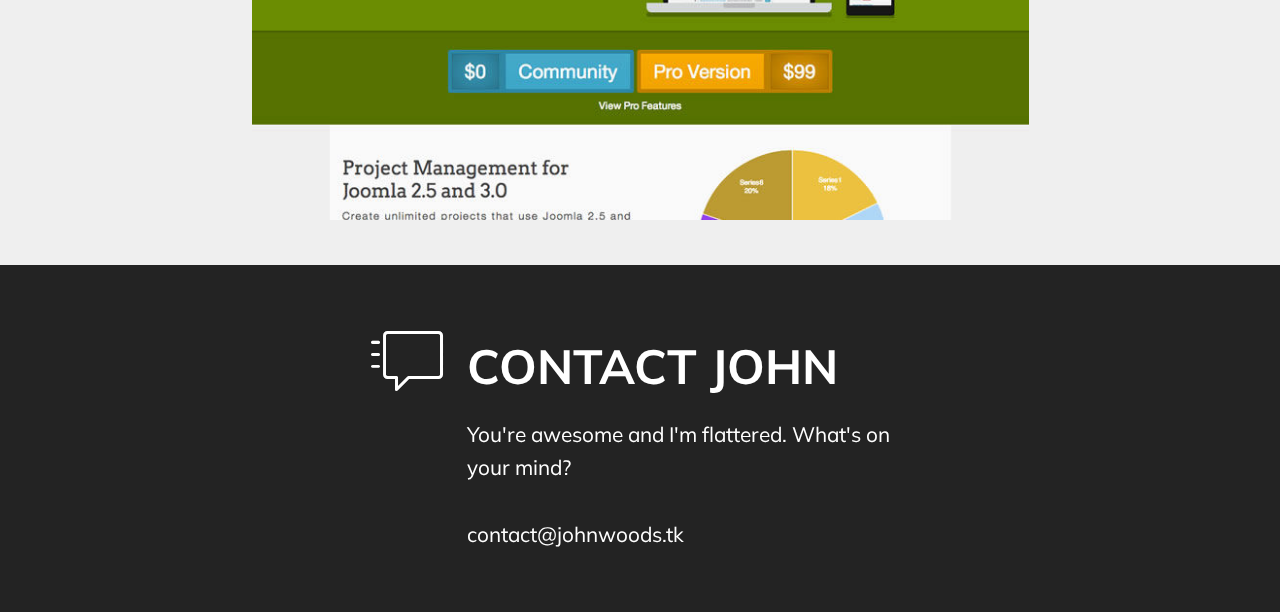
<file: page1.html>
<!DOCTYPE html>
<html  >
<head>
  <!-- Site made with Mobirise Website Builder v4.9.7, https://mobirise.com -->
  <meta charset="UTF-8">
  <meta http-equiv="X-UA-Compatible" content="IE=edge">
  <meta name="generator" content="Mobirise v4.9.7, mobirise.com">
  <meta name="viewport" content="width=device-width, initial-scale=1, minimum-scale=1">
  <link rel="shortcut icon" href="assets/images/logo1-140x120.png" type="image/x-icon">
  <meta name="description" content="">
  
  <title>John Woods</title>
  <link rel="stylesheet" href="assets/web/assets/mobirise-icons/mobirise-icons.css">
  <link rel="stylesheet" href="assets/tether/tether.min.css">
  <link rel="stylesheet" href="assets/bootstrap/css/bootstrap.min.css">
  <link rel="stylesheet" href="assets/bootstrap/css/bootstrap-grid.min.css">
  <link rel="stylesheet" href="assets/bootstrap/css/bootstrap-reboot.min.css">
  <link rel="stylesheet" href="assets/dropdown/css/style.css">
  <link rel="stylesheet" href="assets/theme/css/style.css">
  <link rel="stylesheet" href="assets/mobirise/css/mbr-additional.css" type="text/css">
  
  
  
</head>
<body>
  <section class="menu cid-roIpbJOpld" once="menu" id="menu2-l">

    

    <nav class="navbar navbar-expand beta-menu navbar-dropdown align-items-center navbar-fixed-top navbar-toggleable-sm bg-color transparent">
        <button class="navbar-toggler navbar-toggler-right" type="button" data-toggle="collapse" data-target="#navbarSupportedContent" aria-controls="navbarSupportedContent" aria-expanded="false" aria-label="Toggle navigation">
            <div class="hamburger">
                <span></span>
                <span></span>
                <span></span>
                <span></span>
            </div>
        </button>
        <div class="menu-logo">
            <div class="navbar-brand">
                <span class="navbar-logo">
                    <a href="index.html#header2-0">
                        <img src="assets/images/logo1-140x120.png" alt="Mobirise" title="" style="height: 3.8rem;">
                    </a>
                </span>
                
            </div>
        </div>
        <div class="collapse navbar-collapse" id="navbarSupportedContent">
            <ul class="navbar-nav nav-dropdown nav-right" data-app-modern-menu="true"><li class="nav-item">
                    <a class="nav-link link text-white display-4" href="index.html#content4-2">ABOUT</a>
                </li>
                <li class="nav-item">
                    <a class="nav-link link text-white display-4" href="index.html#content4-f">PORTFOLIO</a>
                </li><li class="nav-item"><a class="nav-link link text-white display-4" href="index.html#content4-g">SKILLS</a></li><li class="nav-item"><a class="nav-link link text-white display-4" href="index.html#timeline1-k">WORK</a></li><li class="nav-item"><a class="nav-link link text-white display-4" href="index.html#features9-d">CONTACT</a></li></ul>
            
        </div>
    </nav>
</section>

<section class="engine"><a href="https://mobirise.info/i">free website creation software</a></section><section class="cid-rpa4xRiUR0 mbr-fullscreen mbr-parallax-background" id="header2-m">

    

    <div class="mbr-overlay" style="opacity: 0.5; background-color: rgb(35, 35, 35);"></div>

    <div class="container align-center">
        <div class="row justify-content-md-center">
            <div class="mbr-white col-md-10">
                <h1 class="mbr-section-title mbr-bold pb-3 mbr-fonts-style display-1">
                    RECENT WORK &amp; CONCEPTS</h1>
                <h3 class="mbr-section-subtitle align-center mbr-light pb-3 mbr-fonts-style display-2">
                    THE PORTFOLIO OF JOHN</h3>
                <p class="mbr-text pb-3 mbr-fonts-style display-5">Much of my most recent work using current technologies has been for internal enterprise web apps which naturally can't be shared with the public.
<br>In leiu of listing this work, I've recently been working on personal concepts and projects using my latest skills and experience.</p>
                
            </div>
        </div>
    </div>
    
</section>

<section class="mbr-section content4 cid-rpa5S7I94w" id="content4-p">

    

    <div class="container">
        <div class="media-container-row">
            <div class="title col-12 col-md-8">
                <h2 class="align-center pb-3 mbr-fonts-style display-2"><strong>
                    ANALYTICS DASH</strong></h2>
                <h3 class="mbr-section-subtitle align-center mbr-light mbr-fonts-style display-5">A concept for clean analytics dashboard with generous white space and colorful, minimal charts. Important metrics are called out in large lightweigth text &amp; icons, sales use a stacked area chart, performance is shown as a simple bar chart and team permformance is shown in a donut chart. I believe you rarely need more than these types of simple charts to relay important data.</h3>
                
            </div>
        </div>
    </div>
</section>

<section class="cid-rpa5ToXEYx" id="image3-q">

    

    <figure class="mbr-figure container">
            <div class="image-block" style="width: 70%;">
                <a href="https://cdn1.imggmi.com/uploads/2019/5/1/89f8c15c20eb4be7fb06dd01df432911-full.jpg"><img src="assets/images/screen9-800x600.jpg" width="1400" alt="Mobirise" title=""></a>
                
            </div>
    </figure>
</section>

<section class="mbr-section content4 cid-rpaaHoRu4T" id="content4-r">

    

    <div class="container">
        <div class="media-container-row">
            <div class="title col-12 col-md-8">
                <h2 class="align-center pb-3 mbr-fonts-style display-2"><strong>
                    BIG DATA APP</strong></h2>
                <h3 class="mbr-section-subtitle align-center mbr-light mbr-fonts-style display-5">This is the realtime streaming metrics view from a larger big data app store concept. This view is centered on clickstream realtime data coming from a website. D3.js is used for the line/area and bar charts while some simple javascript mimics the data being updated each coule of seconds. Since this app store couple be massive, two sidebars are used and I'm testing SVG full color iconography.</h3>
                
            </div>
        </div>
    </div>
</section>

<section class="cid-rpaaJY7jN3" id="image3-s">

    

    <figure class="mbr-figure container">
            <div class="image-block" style="width: 69%;">
                <a href="https://ibin.co/4fWYG0b5an7Z.jpg"><img src="assets/images/screen8-800x600.jpg" width="1400" alt="Mobirise" title=""></a>
                
            </div>
    </figure>
</section>

<section class="mbr-section content4 cid-rpady07iJZ" id="content4-t">

    

    <div class="container">
        <div class="media-container-row">
            <div class="title col-12 col-md-8">
                <h2 class="align-center pb-3 mbr-fonts-style display-2"><strong>
                    OSX APPS</strong></h2>
                <h3 class="mbr-section-subtitle align-center mbr-light mbr-fonts-style display-5">A series of desktop app mockups for OS X 10.10 before Yosemite was released. I came pretty close :)</h3>
                
            </div>
        </div>
    </div>
</section>

<section class="cid-rpadEfOk2R" id="image3-u">

    

    <figure class="mbr-figure container">
            <div class="image-block" style="width: 70%;">
                <a href="https://ibin.co/4fWWimYPPSTg.png"><img src="assets/images/screen10-800x600.png" width="1400" alt="Mobirise" title=""></a>
                
            </div>
    </figure>
</section>

<section class="cid-rpahPRo483" id="image3-v">

    

    <figure class="mbr-figure container">
            <div class="image-block" style="width: 70%;">
                <a href="https://ibin.co/4fWaHCxin4FW.png"><img src="assets/images/screen11-800x600.png" width="1400" alt="Mobirise" title=""></a>
                
            </div>
    </figure>
</section>

<section class="cid-rpamPaqMjl" id="image3-w">

    

    <figure class="mbr-figure container">
            <div class="image-block" style="width: 71%;">
                <a href="https://ibin.co/4fWfe24qyi8k.png"><img src="assets/images/screen12-800x600.png" width="1400" alt="Mobirise" title=""></a>
                
            </div>
    </figure>
</section>

<section class="mbr-section content4 cid-rpapztkqn9" id="content4-x">

    

    <div class="container">
        <div class="media-container-row">
            <div class="title col-12 col-md-8">
                <h2 class="align-center pb-3 mbr-fonts-style display-2"><strong>
                    CHAT APP V3</strong></h2>
                <h3 class="mbr-section-subtitle align-center mbr-light mbr-fonts-style display-5">Working remote my entire career, I'm obsessed with communication &amp; collaboration. Tons of new chat apps are emerging, but not with emphasis on collaboration and desktop, which are key to designers and developers. These are my mockups that were all designed in the browser.</h3>
                
            </div>
        </div>
    </div>
</section>

<section class="cid-rpapLfSO0J" id="image3-y">

    

    <figure class="mbr-figure container">
            <div class="image-block" style="width: 70%;">
                <a href="https://ibin.co/4fWjfUjcTCoD.jpg"><img src="assets/images/screen1-800x595.jpg" width="1400" alt="Mobirise" title=""></a>
                
            </div>
    </figure>
</section>

<section class="mbr-section content4 cid-rparslJc42" id="content4-z">

    

    <div class="container">
        <div class="media-container-row">
            <div class="title col-12 col-md-8">
                <h2 class="align-center pb-3 mbr-fonts-style display-2"><strong>
                    CHAT APP V2</strong></h2>
                <h3 class="mbr-section-subtitle align-center mbr-light mbr-fonts-style display-5">Version two is much more focused on readability and simplicity, and allows horizontal scrolling for an unlimited number of chats.</h3>
                
            </div>
        </div>
    </div>
</section>

<section class="cid-rparukGQaV" id="image3-10">

    

    <figure class="mbr-figure container">
            <div class="image-block" style="width: 70%;">
                <a href="https://ibin.co/4fWlNeI7EQy2.jpg"><img src="assets/images/screen6-800x595.jpg" width="1400" alt="Mobirise" title=""></a>
                
            </div>
    </figure>
</section>

<section class="mbr-section content4 cid-rpatFMUig7" id="content4-11">

    

    <div class="container">
        <div class="media-container-row">
            <div class="title col-12 col-md-8">
                <h2 class="align-center pb-3 mbr-fonts-style display-2"><strong>
                    CHAT APP V1</strong></h2>
                <h3 class="mbr-section-subtitle align-center mbr-light mbr-fonts-style display-5">Version one was very focused on putting all the elements in the UI and I decided to show 3 chats at a time, while only interacting with one chat in a given moment.</h3>
                
            </div>
        </div>
    </div>
</section>

<section class="cid-rpatHMMCGO" id="image3-12">

    

    <figure class="mbr-figure container">
            <div class="image-block" style="width: 70%;">
                <a href="https://ibin.co/4fWolSXmKsuD.jpg"><img src="assets/images/screen3-800x595.jpg" width="1400" alt="Mobirise" title=""></a>
                
            </div>
    </figure>
</section>

<section class="mbr-section content4 cid-rpaw1Tvyqo" id="content4-13">

    

    <div class="container">
        <div class="media-container-row">
            <div class="title col-12 col-md-8">
                <h2 class="align-center pb-3 mbr-fonts-style display-2"><strong>
                    HIPPOHONK</strong></h2>
                <h3 class="mbr-section-subtitle align-center mbr-light mbr-fonts-style display-5">I designed a concept for a music festival band ranking site that is a blend of a marketing site and a web application.</h3>
                
            </div>
        </div>
    </div>
</section>

<section class="cid-rpaw41gkby" id="image3-14">

    

    <figure class="mbr-figure container">
            <div class="image-block" style="width: 70%;">
                <a href="https://ibin.co/4fWqkmlPivKg.jpg"><img src="assets/images/screen4-800x595.jpg" width="1400" alt="Mobirise" title=""></a>
                
            </div>
    </figure>
</section>

<section class="mbr-section content4 cid-rpaxlXCdPt" id="content4-15">

    

    <div class="container">
        <div class="media-container-row">
            <div class="title col-12 col-md-8">
                <h2 class="align-center pb-3 mbr-fonts-style display-2"><strong>
                    JOOMLA 3</strong></h2>
                <h3 class="mbr-section-subtitle align-center mbr-light mbr-fonts-style display-5">Joomla 3 features an administrative UI I designed and built for the project as lead of the JUX (Joomla User Experience) project. With over 35 million downloads, Joomla is the second most popular open source CMS. I was also responsible for the default Joomla theme and the design of the Joomla.org websites.</h3>
                
            </div>
        </div>
    </div>
</section>

<section class="cid-rpaxogAZH9" id="image3-16">

    

    <figure class="mbr-figure container">
            <div class="image-block" style="width: 70%;">
                <a href="https://ibin.co/4fWtWVOnxPOC.jpg"><img src="assets/images/screen5-800x595.jpg" width="1400" alt="Mobirise" title=""></a>
                
            </div>
    </figure>
</section>

<section class="mbr-section content4 cid-rpazDKSSMN" id="content4-17">

    

    <div class="container">
        <div class="media-container-row">
            <div class="title col-12 col-md-8">
                <h2 class="align-center pb-3 mbr-fonts-style display-2"><strong>
                    PROJECTFORK</strong></h2>
                <h3 class="mbr-section-subtitle align-center mbr-light mbr-fonts-style display-5">I've been the UX lead for Projectfork for many years. Projectfork is a project management component for Joomla which includes projects, milestones, tasks, forums, file repos, activity streams, and tons of UI and UX. I designed the marketing site as well.</h3>
                
            </div>
        </div>
    </div>
</section>

<section class="cid-rpazFStaMU" id="image3-18">

    

    <figure class="mbr-figure container">
            <div class="image-block" style="width: 70%;">
                <a href="https://ibin.co/4fWvXhlR9aiw.jpg"><img src="assets/images/screen7-800x595.jpg" width="1400" alt="Mobirise" title=""></a>
                
            </div>
    </figure>
</section>

<section class="features9 cid-rpaBAPXp7T" id="features9-19">

    

    
    <div class="container">
        <div class="row justify-content-center">
            <div class="card p-3 col-12 col-md-6">
                <div class="media-container-row">
                    <div class="card-img pr-2">
                        <span class="mbr-iconfont mbri-help" style="color: rgb(255, 255, 255); fill: rgb(255, 255, 255);"></span>
                    </div>
                    <div class="card-box">
                        <h4 class="card-title py-3 mbr-fonts-style display-2"><strong>
                            CONTACT JOHN</strong></h4>
                        <p class="mbr-text mbr-fonts-style display-5">
                           You're awesome and I'm flattered. What's on your mind?<br><br>contact@johnwoods.tk<br>
                        </p>
                    </div>
                </div>
            </div>

            

            

            
        </div>
    </div>
</section>


  <script src="assets/web/assets/jquery/jquery.min.js"></script>
  <script src="assets/popper/popper.min.js"></script>
  <script src="assets/tether/tether.min.js"></script>
  <script src="assets/bootstrap/js/bootstrap.min.js"></script>
  <script src="assets/smoothscroll/smooth-scroll.js"></script>
  <script src="assets/dropdown/js/script.min.js"></script>
  <script src="assets/touchswipe/jquery.touch-swipe.min.js"></script>
  <script src="assets/parallax/jarallax.min.js"></script>
  <script src="assets/theme/js/script.js"></script>
  
  
</body>
</html>
</file>
<file: assets/web/assets/mobirise-icons/mobirise-icons.css>
@font-face {
  font-family: 'MobiriseIcons';
  src:  url('mobirise-icons.eot?spat4u');
  src:  url('mobirise-icons.eot?spat4u#iefix') format('embedded-opentype'),
    url('mobirise-icons.ttf?spat4u') format('truetype'),
    url('mobirise-icons.woff?spat4u') format('woff'),
    url('mobirise-icons.svg?spat4u#MobiriseIcons') format('svg');
  font-weight: normal;
  font-style: normal;
}

[class^="mbri-"], [class*=" mbri-"] {
  /* use !important to prevent issues with browser extensions that change fonts */
  font-family: MobiriseIcons !important;
  speak: none;
  font-style: normal;
  font-weight: normal;
  font-variant: normal;
  text-transform: none;
  line-height: 1;

  /* Better Font Rendering =========== */
  -webkit-font-smoothing: antialiased;
  -moz-osx-font-smoothing: grayscale;
}

.mbri-add-submenu:before {
  content: "\e900";
}
.mbri-alert:before {
  content: "\e901";
}
.mbri-align-center:before {
  content: "\e902";
}
.mbri-align-justify:before {
  content: "\e903";
}
.mbri-align-left:before {
  content: "\e904";
}
.mbri-align-right:before {
  content: "\e905";
}
.mbri-android:before {
  content: "\e906";
}
.mbri-apple:before {
  content: "\e907";
}
.mbri-arrow-down:before {
  content: "\e908";
}
.mbri-arrow-next:before {
  content: "\e909";
}
.mbri-arrow-prev:before {
  content: "\e90a";
}
.mbri-arrow-up:before {
  content: "\e90b";
}
.mbri-bold:before {
  content: "\e90c";
}
.mbri-bookmark:before {
  content: "\e90d";
}
.mbri-bootstrap:before {
  content: "\e90e";
}
.mbri-briefcase:before {
  content: "\e90f";
}
.mbri-browse:before {
  content: "\e910";
}
.mbri-bulleted-list:before {
  content: "\e911";
}
.mbri-calendar:before {
  content: "\e912";
}
.mbri-camera:before {
  content: "\e913";
}
.mbri-cart-add:before {
  content: "\e914";
}
.mbri-cart-full:before {
  content: "\e915";
}
.mbri-cash:before {
  content: "\e916";
}
.mbri-change-style:before {
  content: "\e917";
}
.mbri-chat:before {
  content: "\e918";
}
.mbri-clock:before {
  content: "\e919";
}
.mbri-close:before {
  content: "\e91a";
}
.mbri-cloud:before {
  content: "\e91b";
}
.mbri-code:before {
  content: "\e91c";
}
.mbri-contact-form:before {
  content: "\e91d";
}
.mbri-credit-card:before {
  content: "\e91e";
}
.mbri-cursor-click:before {
  content: "\e91f";
}
.mbri-cust-feedback:before {
  content: "\e920";
}
.mbri-database:before {
  content: "\e921";
}
.mbri-delivery:before {
  content: "\e922";
}
.mbri-desktop:before {
  content: "\e923";
}
.mbri-devices:before {
  content: "\e924";
}
.mbri-down:before {
  content: "\e925";
}
.mbri-download:before {
  content: "\e989";
}
.mbri-drag-n-drop:before {
  content: "\e927";
}
.mbri-drag-n-drop2:before {
  content: "\e928";
}
.mbri-edit:before {
  content: "\e929";
}
.mbri-edit2:before {
  content: "\e92a";
}
.mbri-error:before {
  content: "\e92b";
}
.mbri-extension:before {
  content: "\e92c";
}
.mbri-features:before {
  content: "\e92d";
}
.mbri-file:before {
  content: "\e92e";
}
.mbri-flag:before {
  content: "\e92f";
}
.mbri-folder:before {
  content: "\e930";
}
.mbri-gift:before {
  content: "\e931";
}
.mbri-github:before {
  content: "\e932";
}
.mbri-globe:before {
  content: "\e933";
}
.mbri-globe-2:before {
  content: "\e934";
}
.mbri-growing-chart:before {
  content: "\e935";
}
.mbri-hearth:before {
  content: "\e936";
}
.mbri-help:before {
  content: "\e937";
}
.mbri-home:before {
  content: "\e938";
}
.mbri-hot-cup:before {
  content: "\e939";
}
.mbri-idea:before {
  content: "\e93a";
}
.mbri-image-gallery:before {
  content: "\e93b";
}
.mbri-image-slider:before {
  content: "\e93c";
}
.mbri-info:before {
  content: "\e93d";
}
.mbri-italic:before {
  content: "\e93e";
}
.mbri-key:before {
  content: "\e93f";
}
.mbri-laptop:before {
  content: "\e940";
}
.mbri-layers:before {
  content: "\e941";
}
.mbri-left-right:before {
  content: "\e942";
}
.mbri-left:before {
  content: "\e943";
}
.mbri-letter:before {
  content: "\e944";
}
.mbri-like:before {
  content: "\e945";
}
.mbri-link:before {
  content: "\e946";
}
.mbri-lock:before {
  content: "\e947";
}
.mbri-login:before {
  content: "\e948";
}
.mbri-logout:before {
  content: "\e949";
}
.mbri-magic-stick:before {
  content: "\e94a";
}
.mbri-map-pin:before {
  content: "\e94b";
}
.mbri-menu:before {
  content: "\e94c";
}
.mbri-mobile:before {
  content: "\e94d";
}
.mbri-mobile2:before {
  content: "\e94e";
}
.mbri-mobirise:before {
  content: "\e94f";
}
.mbri-more-horizontal:before {
  content: "\e950";
}
.mbri-more-vertical:before {
  content: "\e951";
}
.mbri-music:before {
  content: "\e952";
}
.mbri-new-file:before {
  content: "\e953";
}
.mbri-numbered-list:before {
  content: "\e954";
}
.mbri-opened-folder:before {
  content: "\e955";
}
.mbri-pages:before {
  content: "\e956";
}
.mbri-paper-plane:before {
  content: "\e957";
}
.mbri-paperclip:before {
  content: "\e958";
}
.mbri-photo:before {
  content: "\e959";
}
.mbri-photos:before {
  content: "\e95a";
}
.mbri-pin:before {
  content: "\e95b";
}
.mbri-play:before {
  content: "\e95c";
}
.mbri-plus:before {
  content: "\e95d";
}
.mbri-preview:before {
  content: "\e95e";
}
.mbri-print:before {
  content: "\e95f";
}
.mbri-protect:before {
  content: "\e960";
}
.mbri-question:before {
  content: "\e961";
}
.mbri-quote-left:before {
  content: "\e962";
}
.mbri-quote-right:before {
  content: "\e963";
}
.mbri-refresh:before {
  content: "\e964";
}
.mbri-responsive:before {
  content: "\e965";
}
.mbri-right:before {
  content: "\e966";
}
.mbri-rocket:before {
  content: "\e967";
}
.mbri-sad-face:before {
  content: "\e968";
}
.mbri-sale:before {
  content: "\e969";
}
.mbri-save:before {
  content: "\e96a";
}
.mbri-search:before {
  content: "\e96b";
}
.mbri-setting:before {
  content: "\e96c";
}
.mbri-setting2:before {
  content: "\e96d";
}
.mbri-setting3:before {
  content: "\e96e";
}
.mbri-share:before {
  content: "\e96f";
}
.mbri-shopping-bag:before {
  content: "\e970";
}
.mbri-shopping-basket:before {
  content: "\e971";
}
.mbri-shopping-cart:before {
  content: "\e972";
}
.mbri-sites:before {
  content: "\e973";
}
.mbri-smile-face:before {
  content: "\e974";
}
.mbri-speed:before {
  content: "\e975";
}
.mbri-star:before {
  content: "\e976";
}
.mbri-success:before {
  content: "\e977";
}
.mbri-sun:before {
  content: "\e978";
}
.mbri-sun2:before {
  content: "\e979";
}
.mbri-tablet:before {
  content: "\e97a";
}
.mbri-tablet-vertical:before {
  content: "\e97b";
}
.mbri-target:before {
  content: "\e97c";
}
.mbri-timer:before {
  content: "\e97d";
}
.mbri-to-ftp:before {
  content: "\e97e";
}
.mbri-to-local-drive:before {
  content: "\e97f";
}
.mbri-touch-swipe:before {
  content: "\e980";
}
.mbri-touch:before {
  content: "\e981";
}
.mbri-trash:before {
  content: "\e982";
}
.mbri-underline:before {
  content: "\e983";
}
.mbri-unlink:before {
  content: "\e984";
}
.mbri-unlock:before {
  content: "\e985";
}
.mbri-up-down:before {
  content: "\e986";
}
.mbri-up:before {
  content: "\e987";
}
.mbri-update:before {
  content: "\e988";
}
.mbri-upload:before {
 content: "\e926"; 
}
.mbri-user:before {
  content: "\e98a";
}
.mbri-user2:before {
  content: "\e98b";
}
.mbri-users:before {
  content: "\e98c";
}
.mbri-video:before {
  content: "\e98d";
}
.mbri-video-play:before {
  content: "\e98e";
}
.mbri-watch:before {
  content: "\e98f";
}
.mbri-website-theme:before {
  content: "\e990";
}
.mbri-wifi:before {
  content: "\e991";
}
.mbri-windows:before {
  content: "\e992";
}
.mbri-zoom-out:before {
  content: "\e993";
}
.mbri-redo:before {
  content: "\e994";
}
.mbri-undo:before {
  content: "\e995";
}
</file>
<file: assets/dropdown/css/style.css>
.navbar-dropdown {
  left: 0;
  padding: 0;
  position: absolute;
  right: 0;
  top: 0;
  transition: all 0.45s ease;
  z-index: 1030;
  background: #282828; }
  .navbar-dropdown .navbar-logo {
    margin-right: 0.8rem;
    transition: margin 0.3s ease-in-out;
    vertical-align: middle; }
    .navbar-dropdown .navbar-logo img {
      height: 3.125rem;
      transition: all 0.3s ease-in-out; }
    .navbar-dropdown .navbar-logo.mbr-iconfont {
      font-size: 3.125rem;
      line-height: 3.125rem; }
  .navbar-dropdown .navbar-caption {
    font-weight: 700;
    white-space: normal;
    vertical-align: -4px;
    line-height: 3.125rem !important; }
    .navbar-dropdown .navbar-caption, .navbar-dropdown .navbar-caption:hover {
      color: inherit;
      text-decoration: none; }
  .navbar-dropdown .mbr-iconfont + .navbar-caption {
    vertical-align: -1px; }
  .navbar-dropdown.navbar-fixed-top {
    position: fixed; }
  .navbar-dropdown .navbar-brand span {
    vertical-align: -4px; }
  .navbar-dropdown.bg-color.transparent {
    background: none; }
  .navbar-dropdown.navbar-short .navbar-brand {
    padding: 0.625rem 0; }
    .navbar-dropdown.navbar-short .navbar-brand span {
      vertical-align: -1px; }
  .navbar-dropdown.navbar-short .navbar-caption {
    line-height: 2.375rem !important;
    vertical-align: -2px; }
  .navbar-dropdown.navbar-short .navbar-logo {
    margin-right: 0.5rem; }
    .navbar-dropdown.navbar-short .navbar-logo img {
      height: 2.375rem; }
    .navbar-dropdown.navbar-short .navbar-logo.mbr-iconfont {
      font-size: 2.375rem;
      line-height: 2.375rem; }
  .navbar-dropdown.navbar-short .mbr-table-cell {
    height: 3.625rem; }
  .navbar-dropdown .navbar-close {
    left: 0.6875rem;
    position: fixed;
    top: 0.75rem;
    z-index: 1000; }
  .navbar-dropdown .hamburger-icon {
    content: "";
    display: inline-block;
    vertical-align: middle;
    width: 16px;
    -webkit-box-shadow: 0 -6px 0 1px #282828,0 0 0 1px #282828,0 6px 0 1px #282828;
    -moz-box-shadow: 0 -6px 0 1px #282828,0 0 0 1px #282828,0 6px 0 1px #282828;
    box-shadow: 0 -6px 0 1px #282828,0 0 0 1px #282828,0 6px 0 1px #282828; }

.dropdown-menu .dropdown-toggle[data-toggle="dropdown-submenu"]::after {
  border-bottom: 0.35em solid transparent;
  border-left: 0.35em solid;
  border-right: 0;
  border-top: 0.35em solid transparent;
  margin-left: 0.3rem; }

.dropdown-menu .dropdown-item:focus {
  outline: 0; }

.nav-dropdown {
  font-size: 0.75rem;
  font-weight: 500;
  height: auto !important; }
  .nav-dropdown .nav-btn {
    padding-left: 1rem; }
  .nav-dropdown .link {
    margin: .667em 1.667em;
    font-weight: 500;
    padding: 0;
    transition: color .2s ease-in-out; }
    .nav-dropdown .link.dropdown-toggle {
      margin-right: 2.583em; }
      .nav-dropdown .link.dropdown-toggle::after {
        margin-left: .25rem;
        border-top: 0.35em solid;
        border-right: 0.35em solid transparent;
        border-left: 0.35em solid transparent;
        border-bottom: 0; }
      .nav-dropdown .link.dropdown-toggle[aria-expanded="true"] {
        margin: 0;
        padding: 0.667em 3.263em  0.667em 1.667em; }
  .nav-dropdown .link::after,
  .nav-dropdown .dropdown-item::after {
    color: inherit; }
  .nav-dropdown .btn {
    font-size: 0.75rem;
    font-weight: 700;
    letter-spacing: 0;
    margin-bottom: 0;
    padding-left: 1.25rem;
    padding-right: 1.25rem; }
  .nav-dropdown .dropdown-menu {
    border-radius: 0;
    border: 0;
    left: 0;
    margin: 0;
    padding-bottom: 1.25rem;
    padding-top: 1.25rem;
    position: relative; }
  .nav-dropdown .dropdown-submenu {
    margin-left: 0.125rem;
    top: 0; }
  .nav-dropdown .dropdown-item {
    font-weight: 500;
    line-height: 2;
    padding: 0.3846em 4.615em 0.3846em 1.5385em;
    position: relative;
    transition: color .2s ease-in-out, background-color .2s ease-in-out; }
    .nav-dropdown .dropdown-item::after {
      margin-top: -0.3077em;
      position: absolute;
      right: 1.1538em;
      top: 50%; }
    .nav-dropdown .dropdown-item:focus, .nav-dropdown .dropdown-item:hover {
      background: none; }

@media (max-width: 767px) {
  .nav-dropdown.navbar-toggleable-sm {
    bottom: 0;
    display: none;
    left: 0;
    overflow-x: hidden;
    position: fixed;
    top: 0;
    transform: translateX(-100%);
    -ms-transform: translateX(-100%);
    -webkit-transform: translateX(-100%);
    width: 18.75rem;
    z-index: 999; } }
.nav-dropdown.navbar-toggleable-xl {
  bottom: 0;
  display: none;
  left: 0;
  overflow-x: hidden;
  position: fixed;
  top: 0;
  transform: translateX(-100%);
  -ms-transform: translateX(-100%);
  -webkit-transform: translateX(-100%);
  width: 18.75rem;
  z-index: 999; }

.nav-dropdown-sm {
  display: block !important;
  overflow-x: hidden;
  overflow: auto;
  padding-top: 3.875rem; }
  .nav-dropdown-sm::after {
    content: "";
    display: block;
    height: 3rem;
    width: 100%; }
  .nav-dropdown-sm.collapse.in ~ .navbar-close {
    display: block !important; }
  .nav-dropdown-sm.collapsing, .nav-dropdown-sm.collapse.in {
    transform: translateX(0);
    -ms-transform: translateX(0);
    -webkit-transform: translateX(0);
    transition: all 0.25s ease-out;
    -webkit-transition: all 0.25s ease-out;
    background: #282828; }
  .nav-dropdown-sm.collapsing[aria-expanded="false"] {
    transform: translateX(-100%);
    -ms-transform: translateX(-100%);
    -webkit-transform: translateX(-100%); }
  .nav-dropdown-sm .nav-item {
    display: block;
    margin-left: 0 !important;
    padding-left: 0; }
  .nav-dropdown-sm .link,
  .nav-dropdown-sm .dropdown-item {
    border-top: 1px dotted rgba(255, 255, 255, 0.1);
    font-size: 0.8125rem;
    line-height: 1.6;
    margin: 0 !important;
    padding: 0.875rem 2.4rem 0.875rem 1.5625rem !important;
    position: relative;
    white-space: normal; }
    .nav-dropdown-sm .link:focus, .nav-dropdown-sm .link:hover,
    .nav-dropdown-sm .dropdown-item:focus,
    .nav-dropdown-sm .dropdown-item:hover {
      background: rgba(0, 0, 0, 0.2) !important;
      color: #c0a375; }
  .nav-dropdown-sm .nav-btn {
    position: relative;
    padding: 1.5625rem 1.5625rem 0 1.5625rem; }
    .nav-dropdown-sm .nav-btn::before {
      border-top: 1px dotted rgba(255, 255, 255, 0.1);
      content: "";
      left: 0;
      position: absolute;
      top: 0;
      width: 100%; }
    .nav-dropdown-sm .nav-btn + .nav-btn {
      padding-top: 0.625rem; }
      .nav-dropdown-sm .nav-btn + .nav-btn::before {
        display: none; }
  .nav-dropdown-sm .btn {
    padding: 0.625rem 0; }
  .nav-dropdown-sm .dropdown-toggle[data-toggle="dropdown-submenu"]::after {
    margin-left: .25rem;
    border-top: 0.35em solid;
    border-right: 0.35em solid transparent;
    border-left: 0.35em solid transparent;
    border-bottom: 0; }
  .nav-dropdown-sm .dropdown-toggle[data-toggle="dropdown-submenu"][aria-expanded="true"]::after {
    border-top: 0;
    border-right: 0.35em solid transparent;
    border-left: 0.35em solid transparent;
    border-bottom: 0.35em solid; }
  .nav-dropdown-sm .dropdown-menu {
    margin: 0;
    padding: 0;
    position: relative;
    top: 0;
    left: 0;
    width: 100%;
    border: 0;
    float: none;
    border-radius: 0;
    background: none; }
  .nav-dropdown-sm .dropdown-submenu {
    left: 100%;
    margin-left: 0.125rem;
    margin-top: -1.25rem;
    top: 0; }

.navbar-toggleable-sm .nav-dropdown .dropdown-menu {
  position: absolute; }

.navbar-toggleable-sm .nav-dropdown .dropdown-submenu {
  left: 100%;
  margin-left: 0.125rem;
  margin-top: -1.25rem;
  top: 0; }

.navbar-toggleable-sm.opened .nav-dropdown .dropdown-menu {
  position: relative; }

.navbar-toggleable-sm.opened .nav-dropdown .dropdown-submenu {
  left: 0;
  margin-left: 00rem;
  margin-top: 0rem;
  top: 0; }

.is-builder .nav-dropdown.collapsing {
  transition: none !important; }

/*# sourceMappingURL=style.css.map */
</file>
<file: assets/theme/css/style.css>
/*!
 * Mobirise v4 theme (https://mobirise.com/)
 * Copyright 2017 Mobirise
 */
section {
  background-color: #eeeeee; }

section,
.container,
.container-fluid {
  position: relative;
  word-wrap: break-word; }

a.mbr-iconfont:hover {
  text-decoration: none; }

.article .lead p, .article .lead ul, .article .lead ol, .article .lead pre, .article .lead blockquote {
  margin-bottom: 0; }

a {
  font-style: normal;
  font-weight: 400;
  cursor: pointer; }
  a, a:hover {
    text-decoration: none; }

figure {
  margin-bottom: 0; }

body {
  color: #232323; }

h1, h2, h3, h4, h5, h6,
.h1, .h2, .h3, .h4, .h5, .h6,
.display-1, .display-2, .display-3, .display-4 {
  line-height: 1;
  word-break: break-word;
  word-wrap: break-word; }

b, strong {
  font-weight: bold; }

blockquote {
  padding: 10px 0 10px 20px;
  position: relative;
  border-left: 2px solid;
  border-color: #ff3366; }

input:-webkit-autofill, input:-webkit-autofill:hover, input:-webkit-autofill:focus, input:-webkit-autofill:active {
  transition-delay: 9999s;
  transition-property: background-color, color; }

textarea[type="hidden"] {
  display: none; }

body {
  position: relative; }

section {
  background-position: 50% 50%;
  background-repeat: no-repeat;
  background-size: cover; }
  section .mbr-background-video,
  section .mbr-background-video-preview {
    position: absolute;
    bottom: 0;
    left: 0;
    right: 0;
    top: 0; }

.hidden {
  visibility: hidden; }

.mbr-z-index20 {
  z-index: 20; }

/*! Base colors */
.mbr-white {
  color: #ffffff; }

.mbr-black {
  color: #000000; }

.mbr-bg-white {
  background-color: #ffffff; }

.mbr-bg-black {
  background-color: #000000; }

/*! Text-aligns */
.align-left {
  text-align: left; }

.align-center {
  text-align: center; }

.align-right {
  text-align: right; }

@media (max-width: 767px) {
  .align-left, .align-center, .align-right, .mbr-section-btn, .mbr-section-title {
    text-align: center; } }
/*! Font-weight  */
.mbr-light {
  font-weight: 300; }

.mbr-regular {
  font-weight: 400; }

.mbr-semibold {
  font-weight: 500; }

.mbr-bold {
  font-weight: 700; }

/*! Media  */
.media-size-item {
  -webkit-flex: 1 1 auto;
  -moz-flex: 1 1 auto;
  -ms-flex: 1 1 auto;
  -o-flex: 1 1 auto;
  flex: 1 1 auto; }

.media-content {
  -webkit-flex-basis: 100%;
  flex-basis: 100%; }

.media-container-row {
  display: -ms-flexbox;
  display: -webkit-flex;
  display: flex;
  -webkit-flex-direction: row;
  -ms-flex-direction: row;
  flex-direction: row;
  -webkit-flex-wrap: wrap;
  -ms-flex-wrap: wrap;
  flex-wrap: wrap;
  -webkit-justify-content: center;
  -ms-flex-pack: center;
  justify-content: center;
  -webkit-align-content: center;
  -ms-flex-line-pack: center;
  align-content: center;
  -webkit-align-items: start;
  -ms-flex-align: start;
  align-items: start; }
  .media-container-row .media-size-item {
    width: 400px; }

.media-container-column {
  display: -ms-flexbox;
  display: -webkit-flex;
  display: flex;
  -webkit-flex-direction: column;
  -ms-flex-direction: column;
  flex-direction: column;
  -webkit-flex-wrap: wrap;
  -ms-flex-wrap: wrap;
  flex-wrap: wrap;
  -webkit-justify-content: center;
  -ms-flex-pack: center;
  justify-content: center;
  -webkit-align-content: center;
  -ms-flex-line-pack: center;
  align-content: center;
  -webkit-align-items: stretch;
  -ms-flex-align: stretch;
  align-items: stretch; }
  .media-container-column > * {
    width: 100%; }

@media (min-width: 992px) {
  .media-container-row {
    -webkit-flex-wrap: nowrap;
    -ms-flex-wrap: nowrap;
    flex-wrap: nowrap; } }
figure {
  overflow: hidden; }

figure[mbr-media-size] {
  transition: width 0.1s; }

.mbr-figure img, .mbr-figure iframe {
  display: block;
  width: 100%; }

.card {
  background-color: transparent;
  border: none; }

.card-img {
  text-align: center;
  flex-shrink: 0;
  -webkit-flex-shrink: 0; }

.media {
  max-width: 100%;
  margin: 0 auto; }

.mbr-figure {
  -ms-flex-item-align: center;
  -ms-grid-row-align: center;
  -webkit-align-self: center;
  align-self: center; }

.media-container > div {
  max-width: 100%; }

.mbr-figure img, .card-img img {
  width: 100%; }

@media (max-width: 991px) {
  .media-size-item {
    width: auto !important; }

  .media {
    width: auto; }

  .mbr-figure {
    width: 100% !important; } }
/*! Buttons */
.mbr-section-btn {
  margin-left: -.25rem;
  margin-right: -.25rem;
  font-size: 0; }

nav .mbr-section-btn {
  margin-left: 0rem;
  margin-right: 0rem; }

/*! Btn icon margin */
.btn .mbr-iconfont, .btn.btn-sm .mbr-iconfont {
  cursor: pointer;
  margin-right: 0.5rem; }

.btn.btn-md .mbr-iconfont, .btn.btn-md .mbr-iconfont {
  margin-right: 0.8rem; }

.mbr-regular {
  font-weight: 400; }

.mbr-semibold {
  font-weight: 500; }

.mbr-bold {
  font-weight: 700; }

[type="submit"] {
  -webkit-appearance: none; }

/*! Full-screen */
.mbr-fullscreen .mbr-overlay {
  min-height: 100vh; }

.mbr-fullscreen {
  display: flex;
  display: -webkit-flex;
  display: -moz-flex;
  display: -ms-flex;
  display: -o-flex;
  align-items: center;
  -webkit-align-items: center;
  min-height: 100vh;
  padding-top: 3rem;
  padding-bottom: 3rem; }

/*! Map */
.map {
  height: 25rem;
  position: relative; }
  .map iframe {
    width: 100%;
    height: 100%; }

/* Form */
.form-asterisk {
  font-family: initial;
  position: absolute;
  top: -2px;
  font-weight: normal; }

/*! Scroll to top arrow */
.mbr-arrow-up {
  bottom: 25px;
  right: 90px;
  position: fixed;
  text-align: right;
  z-index: 5000;
  color: #ffffff;
  font-size: 32px;
  transform: rotate(180deg);
  -webkit-transform: rotate(180deg); }

.mbr-arrow-up a {
  background: rgba(0, 0, 0, 0.2);
  border-radius: 3px;
  color: #fff;
  display: inline-block;
  height: 60px;
  width: 60px;
  outline-style: none !important;
  position: relative;
  text-decoration: none;
  transition: all .3s ease-in-out;
  cursor: pointer;
  text-align: center; }
  .mbr-arrow-up a:hover {
    background-color: rgba(0, 0, 0, 0.4); }
  .mbr-arrow-up a i {
    line-height: 60px; }

.mbr-arrow-up-icon {
  display: block;
  color: #fff; }

.mbr-arrow-up-icon::before {
  content: "\203a";
  display: inline-block;
  font-family: serif;
  font-size: 32px;
  line-height: 1;
  font-style: normal;
  position: relative;
  top: 6px;
  left: -4px;
  -webkit-transform: rotate(-90deg);
  transform: rotate(-90deg); }

/*! Arrow Down */
.mbr-arrow {
  position: absolute;
  bottom: 45px;
  left: 50%;
  width: 60px;
  height: 60px;
  cursor: pointer;
  background-color: rgba(80, 80, 80, 0.5);
  border-radius: 50%;
  -webkit-transform: translateX(-50%);
  transform: translateX(-50%); }
  .mbr-arrow > a {
    display: inline-block;
    text-decoration: none;
    outline-style: none;
    -webkit-animation: arrowdown 1.7s ease-in-out infinite;
    animation: arrowdown 1.7s ease-in-out infinite; }
    .mbr-arrow > a > i {
      position: absolute;
      top: -2px;
      left: 15px;
      font-size: 2rem; }

@keyframes arrowdown {
  0% {
    transform: translateY(0px);
    -webkit-transform: translateY(0px); }
  50% {
    transform: translateY(-5px);
    -webkit-transform: translateY(-5px); }
  100% {
    transform: translateY(0px);
    -webkit-transform: translateY(0px); } }
@-webkit-keyframes arrowdown {
  0% {
    transform: translateY(0px);
    -webkit-transform: translateY(0px); }
  50% {
    transform: translateY(-5px);
    -webkit-transform: translateY(-5px); }
  100% {
    transform: translateY(0px);
    -webkit-transform: translateY(0px); } }
@media (max-width: 500px) {
  .mbr-arrow-up {
    left: 50%;
    right: auto;
    transform: translateX(-50%) rotate(180deg);
    -webkit-transform: translateX(-50%) rotate(180deg); } }
/*Gradients animation*/
@keyframes gradient-animation {
  from {
    background-position: 0% 100%;
    animation-timing-function: ease-in-out; }
  to {
    background-position: 100% 0%;
    animation-timing-function: ease-in-out; } }
@-webkit-keyframes gradient-animation {
  from {
    background-position: 0% 100%;
    animation-timing-function: ease-in-out; }
  to {
    background-position: 100% 0%;
    animation-timing-function: ease-in-out; } }
.bg-gradient {
  background-size: 200% 200%;
  animation: gradient-animation 5s infinite alternate;
  -webkit-animation: gradient-animation 5s infinite alternate; }

.menu .navbar-brand {
  display: -webkit-flex; }
  .menu .navbar-brand span {
    display: flex;
    display: -webkit-flex; }
  .menu .navbar-brand .navbar-caption-wrap {
    display: -webkit-flex; }
  .menu .navbar-brand .navbar-logo img {
    display: -webkit-flex; }
@media (min-width: 768px) and (max-width: 991px) {
  .menu .navbar-toggleable-sm .navbar-nav {
    display: -webkit-box;
    display: -webkit-flex;
    display: -ms-flexbox; } }
@media (min-width: 992px) {
  .menu .navbar-nav.nav-dropdown {
    display: -webkit-flex; }
  .menu .navbar-toggleable-sm .navbar-collapse {
    display: -webkit-flex !important; } }
@media (max-width: 767px) {
  .menu .navbar-collapse {
    max-height: 80vh; }
  .menu .dropdown-menu {
    max-height: 60vh; } }

.navbar {
  display: -webkit-flex;
  -webkit-flex-wrap: wrap;
  -webkit-align-items: center;
  -webkit-justify-content: space-between; }

.navbar-collapse {
  -webkit-flex-basis: 100%;
  -webkit-flex-grow: 1;
  -webkit-align-items: center;
  max-height: 93.5vh; }
  .navbar-collapse.show {
    overflow: auto; }

.nav-dropdown .link {
  padding: .667em 1.667em !important;
  margin: 0 !important; }

.nav {
  display: -webkit-flex;
  -webkit-flex-wrap: wrap; }

.row {
  display: -webkit-flex;
  -webkit-flex-wrap: wrap; }

.justify-content-center {
  -webkit-justify-content: center; }

.form-inline {
  display: -webkit-flex;
  -webkit-flex-flow: row wrap;
  -webkit-align-items: center; }

.card-wrapper {
  -webkit-flex: 1; }

.carousel-control {
  z-index: 10;
  display: -webkit-flex;
  -webkit-align-items: center;
  -webkit-justify-content: center; }

.carousel-controls {
  display: -webkit-flex; }

.media {
  display: -webkit-flex; }

.jq-selectbox__select {
  padding: 1.07em .5em;
  position: absolute;
  top: 0;
  left: 0;
  width: 100%; }

.jq-selectbox__dropdown {
  position: absolute;
  top: 100% !important;
  left: 0 !important;
  width: 100% !important; }

.jq-selectbox__trigger-arrow {
  transform: translateY(-50%); }

.jq-selectbox li {
  padding: 1.07em .5em; }

/*# sourceMappingURL=style.css.map */
.engine {
	position: absolute;
	text-indent: -2400px;
	text-align: center;
	padding: 0;
	top: 0;
	left: -2400px;
}
</file>
<file: assets/mobirise/css/mbr-additional.css>
@import url(https://fonts.googleapis.com/css?family=Muli:200,200i,300,300i,400,400i,600,600i,700,700i,800,800i,900,900i);





body {
  font-style: normal;
  line-height: 1.5;
}
.mbr-section-title {
  font-style: normal;
  line-height: 1.2;
}
.mbr-section-subtitle {
  line-height: 1.3;
}
.mbr-text {
  font-style: normal;
  line-height: 1.6;
}
.display-1 {
  font-family: 'Muli', sans-serif;
  font-size: 4rem;
}
.display-1 > .mbr-iconfont {
  font-size: 6.4rem;
}
.display-2 {
  font-family: 'Muli', sans-serif;
  font-size: 3rem;
}
.display-2 > .mbr-iconfont {
  font-size: 4.8rem;
}
.display-4 {
  font-family: 'Muli', sans-serif;
  font-size: 1.2rem;
}
.display-4 > .mbr-iconfont {
  font-size: 1.92rem;
}
.display-5 {
  font-family: 'Muli', sans-serif;
  font-size: 1.3rem;
}
.display-5 > .mbr-iconfont {
  font-size: 2.08rem;
}
.display-7 {
  font-family: 'Muli', sans-serif;
  font-size: 1rem;
}
.display-7 > .mbr-iconfont {
  font-size: 1.6rem;
}
/* ---- Fluid typography for mobile devices ---- */
/* 1.4 - font scale ratio ( bootstrap == 1.42857 ) */
/* 100vw - current viewport width */
/* (48 - 20)  48 == 48rem == 768px, 20 == 20rem == 320px(minimal supported viewport) */
/* 0.65 - min scale variable, may vary */
@media (max-width: 768px) {
  .display-1 {
    font-size: 3.2rem;
    font-size: calc( 2.05rem + (4 - 2.05) * ((100vw - 20rem) / (48 - 20)));
    line-height: calc( 1.4 * (2.05rem + (4 - 2.05) * ((100vw - 20rem) / (48 - 20))));
  }
  .display-2 {
    font-size: 2.4rem;
    font-size: calc( 1.7rem + (3 - 1.7) * ((100vw - 20rem) / (48 - 20)));
    line-height: calc( 1.4 * (1.7rem + (3 - 1.7) * ((100vw - 20rem) / (48 - 20))));
  }
  .display-4 {
    font-size: 0.96rem;
    font-size: calc( 1.07rem + (1.2 - 1.07) * ((100vw - 20rem) / (48 - 20)));
    line-height: calc( 1.4 * (1.07rem + (1.2 - 1.07) * ((100vw - 20rem) / (48 - 20))));
  }
  .display-5 {
    font-size: 1.04rem;
    font-size: calc( 1.105rem + (1.3 - 1.105) * ((100vw - 20rem) / (48 - 20)));
    line-height: calc( 1.4 * (1.105rem + (1.3 - 1.105) * ((100vw - 20rem) / (48 - 20))));
  }
}
/* Buttons */
.btn {
  font-weight: 500;
  border-width: 2px;
  font-style: normal;
  letter-spacing: 1px;
  margin: .4rem .8rem;
  white-space: normal;
  -webkit-transition: all 0.3s ease-in-out;
  -moz-transition: all 0.3s ease-in-out;
  transition: all 0.3s ease-in-out;
  display: inline-flex;
  align-items: center;
  justify-content: center;
  word-break: break-word;
  -webkit-align-items: center;
  -webkit-justify-content: center;
  display: -webkit-inline-flex;
  padding: 1rem 3rem;
  border-radius: 3px;
}
.btn-sm {
  font-weight: 500;
  letter-spacing: 1px;
  -webkit-transition: all 0.3s ease-in-out;
  -moz-transition: all 0.3s ease-in-out;
  transition: all 0.3s ease-in-out;
  padding: 0.6rem 1.5rem;
  border-radius: 3px;
}
.btn-md {
  font-weight: 500;
  letter-spacing: 1px;
  margin: .4rem .8rem !important;
  -webkit-transition: all 0.3s ease-in-out;
  -moz-transition: all 0.3s ease-in-out;
  transition: all 0.3s ease-in-out;
  padding: 1rem 3rem;
  border-radius: 3px;
}
.btn-lg {
  font-weight: 500;
  letter-spacing: 1px;
  margin: .4rem .8rem !important;
  -webkit-transition: all 0.3s ease-in-out;
  -moz-transition: all 0.3s ease-in-out;
  transition: all 0.3s ease-in-out;
  padding: 1.2rem 3.2rem;
  border-radius: 3px;
}
.bg-primary {
  background-color: #149dcc !important;
}
.bg-success {
  background-color: #f7ed4a !important;
}
.bg-info {
  background-color: #82786e !important;
}
.bg-warning {
  background-color: #879a9f !important;
}
.bg-danger {
  background-color: #b1a374 !important;
}
.btn-primary,
.btn-primary:active {
  background-color: #149dcc !important;
  border-color: #149dcc !important;
  color: #ffffff !important;
}
.btn-primary:hover,
.btn-primary:focus,
.btn-primary.focus,
.btn-primary.active {
  color: #ffffff !important;
  background-color: #0d6786 !important;
  border-color: #0d6786 !important;
}
.btn-primary.disabled,
.btn-primary:disabled {
  color: #ffffff !important;
  background-color: #0d6786 !important;
  border-color: #0d6786 !important;
}
.btn-secondary,
.btn-secondary:active {
  background-color: #ff3366 !important;
  border-color: #ff3366 !important;
  color: #ffffff !important;
}
.btn-secondary:hover,
.btn-secondary:focus,
.btn-secondary.focus,
.btn-secondary.active {
  color: #ffffff !important;
  background-color: #e50039 !important;
  border-color: #e50039 !important;
}
.btn-secondary.disabled,
.btn-secondary:disabled {
  color: #ffffff !important;
  background-color: #e50039 !important;
  border-color: #e50039 !important;
}
.btn-info,
.btn-info:active {
  background-color: #82786e !important;
  border-color: #82786e !important;
  color: #ffffff !important;
}
.btn-info:hover,
.btn-info:focus,
.btn-info.focus,
.btn-info.active {
  color: #ffffff !important;
  background-color: #59524b !important;
  border-color: #59524b !important;
}
.btn-info.disabled,
.btn-info:disabled {
  color: #ffffff !important;
  background-color: #59524b !important;
  border-color: #59524b !important;
}
.btn-success,
.btn-success:active {
  background-color: #f7ed4a !important;
  border-color: #f7ed4a !important;
  color: #3f3c03 !important;
}
.btn-success:hover,
.btn-success:focus,
.btn-success.focus,
.btn-success.active {
  color: #3f3c03 !important;
  background-color: #eadd0a !important;
  border-color: #eadd0a !important;
}
.btn-success.disabled,
.btn-success:disabled {
  color: #3f3c03 !important;
  background-color: #eadd0a !important;
  border-color: #eadd0a !important;
}
.btn-warning,
.btn-warning:active {
  background-color: #879a9f !important;
  border-color: #879a9f !important;
  color: #ffffff !important;
}
.btn-warning:hover,
.btn-warning:focus,
.btn-warning.focus,
.btn-warning.active {
  color: #ffffff !important;
  background-color: #617479 !important;
  border-color: #617479 !important;
}
.btn-warning.disabled,
.btn-warning:disabled {
  color: #ffffff !important;
  background-color: #617479 !important;
  border-color: #617479 !important;
}
.btn-danger,
.btn-danger:active {
  background-color: #b1a374 !important;
  border-color: #b1a374 !important;
  color: #ffffff !important;
}
.btn-danger:hover,
.btn-danger:focus,
.btn-danger.focus,
.btn-danger.active {
  color: #ffffff !important;
  background-color: #8b7d4e !important;
  border-color: #8b7d4e !important;
}
.btn-danger.disabled,
.btn-danger:disabled {
  color: #ffffff !important;
  background-color: #8b7d4e !important;
  border-color: #8b7d4e !important;
}
.btn-white {
  color: #333333 !important;
}
.btn-white,
.btn-white:active {
  background-color: #ffffff !important;
  border-color: #ffffff !important;
  color: #808080 !important;
}
.btn-white:hover,
.btn-white:focus,
.btn-white.focus,
.btn-white.active {
  color: #808080 !important;
  background-color: #d9d9d9 !important;
  border-color: #d9d9d9 !important;
}
.btn-white.disabled,
.btn-white:disabled {
  color: #808080 !important;
  background-color: #d9d9d9 !important;
  border-color: #d9d9d9 !important;
}
.btn-black,
.btn-black:active {
  background-color: #333333 !important;
  border-color: #333333 !important;
  color: #ffffff !important;
}
.btn-black:hover,
.btn-black:focus,
.btn-black.focus,
.btn-black.active {
  color: #ffffff !important;
  background-color: #0d0d0d !important;
  border-color: #0d0d0d !important;
}
.btn-black.disabled,
.btn-black:disabled {
  color: #ffffff !important;
  background-color: #0d0d0d !important;
  border-color: #0d0d0d !important;
}
.btn-primary-outline,
.btn-primary-outline:active {
  background: none;
  border-color: #0b566f;
  color: #0b566f;
}
.btn-primary-outline:hover,
.btn-primary-outline:focus,
.btn-primary-outline.focus,
.btn-primary-outline.active {
  color: #ffffff;
  background-color: #149dcc;
  border-color: #149dcc;
}
.btn-primary-outline.disabled,
.btn-primary-outline:disabled {
  color: #ffffff !important;
  background-color: #149dcc !important;
  border-color: #149dcc !important;
}
.btn-secondary-outline,
.btn-secondary-outline:active {
  background: none;
  border-color: #cc0033;
  color: #cc0033;
}
.btn-secondary-outline:hover,
.btn-secondary-outline:focus,
.btn-secondary-outline.focus,
.btn-secondary-outline.active {
  color: #ffffff;
  background-color: #ff3366;
  border-color: #ff3366;
}
.btn-secondary-outline.disabled,
.btn-secondary-outline:disabled {
  color: #ffffff !important;
  background-color: #ff3366 !important;
  border-color: #ff3366 !important;
}
.btn-info-outline,
.btn-info-outline:active {
  background: none;
  border-color: #4b453f;
  color: #4b453f;
}
.btn-info-outline:hover,
.btn-info-outline:focus,
.btn-info-outline.focus,
.btn-info-outline.active {
  color: #ffffff;
  background-color: #82786e;
  border-color: #82786e;
}
.btn-info-outline.disabled,
.btn-info-outline:disabled {
  color: #ffffff !important;
  background-color: #82786e !important;
  border-color: #82786e !important;
}
.btn-success-outline,
.btn-success-outline:active {
  background: none;
  border-color: #d2c609;
  color: #d2c609;
}
.btn-success-outline:hover,
.btn-success-outline:focus,
.btn-success-outline.focus,
.btn-success-outline.active {
  color: #3f3c03;
  background-color: #f7ed4a;
  border-color: #f7ed4a;
}
.btn-success-outline.disabled,
.btn-success-outline:disabled {
  color: #3f3c03 !important;
  background-color: #f7ed4a !important;
  border-color: #f7ed4a !important;
}
.btn-warning-outline,
.btn-warning-outline:active {
  background: none;
  border-color: #55666b;
  color: #55666b;
}
.btn-warning-outline:hover,
.btn-warning-outline:focus,
.btn-warning-outline.focus,
.btn-warning-outline.active {
  color: #ffffff;
  background-color: #879a9f;
  border-color: #879a9f;
}
.btn-warning-outline.disabled,
.btn-warning-outline:disabled {
  color: #ffffff !important;
  background-color: #879a9f !important;
  border-color: #879a9f !important;
}
.btn-danger-outline,
.btn-danger-outline:active {
  background: none;
  border-color: #7a6e45;
  color: #7a6e45;
}
.btn-danger-outline:hover,
.btn-danger-outline:focus,
.btn-danger-outline.focus,
.btn-danger-outline.active {
  color: #ffffff;
  background-color: #b1a374;
  border-color: #b1a374;
}
.btn-danger-outline.disabled,
.btn-danger-outline:disabled {
  color: #ffffff !important;
  background-color: #b1a374 !important;
  border-color: #b1a374 !important;
}
.btn-black-outline,
.btn-black-outline:active {
  background: none;
  border-color: #000000;
  color: #000000;
}
.btn-black-outline:hover,
.btn-black-outline:focus,
.btn-black-outline.focus,
.btn-black-outline.active {
  color: #ffffff;
  background-color: #333333;
  border-color: #333333;
}
.btn-black-outline.disabled,
.btn-black-outline:disabled {
  color: #ffffff !important;
  background-color: #333333 !important;
  border-color: #333333 !important;
}
.btn-white-outline,
.btn-white-outline:active,
.btn-white-outline.active {
  background: none;
  border-color: #ffffff;
  color: #ffffff;
}
.btn-white-outline:hover,
.btn-white-outline:focus,
.btn-white-outline.focus {
  color: #333333;
  background-color: #ffffff;
  border-color: #ffffff;
}
.text-primary {
  color: #149dcc !important;
}
.text-secondary {
  color: #ff3366 !important;
}
.text-success {
  color: #f7ed4a !important;
}
.text-info {
  color: #82786e !important;
}
.text-warning {
  color: #879a9f !important;
}
.text-danger {
  color: #b1a374 !important;
}
.text-white {
  color: #ffffff !important;
}
.text-black {
  color: #000000 !important;
}
a.text-primary:hover,
a.text-primary:focus {
  color: #0b566f !important;
}
a.text-secondary:hover,
a.text-secondary:focus {
  color: #cc0033 !important;
}
a.text-success:hover,
a.text-success:focus {
  color: #d2c609 !important;
}
a.text-info:hover,
a.text-info:focus {
  color: #4b453f !important;
}
a.text-warning:hover,
a.text-warning:focus {
  color: #55666b !important;
}
a.text-danger:hover,
a.text-danger:focus {
  color: #7a6e45 !important;
}
a.text-white:hover,
a.text-white:focus {
  color: #b3b3b3 !important;
}
a.text-black:hover,
a.text-black:focus {
  color: #4d4d4d !important;
}
.alert-success {
  background-color: #70c770;
}
.alert-info {
  background-color: #82786e;
}
.alert-warning {
  background-color: #879a9f;
}
.alert-danger {
  background-color: #b1a374;
}
.mbr-section-btn a.btn:not(.btn-form):hover,
.mbr-section-btn a.btn:not(.btn-form):focus {
  box-shadow: none !important;
}
.mbr-gallery-filter li.active .btn {
  background-color: #149dcc;
  border-color: #149dcc;
  color: #ffffff;
}
.mbr-gallery-filter li.active .btn:focus {
  box-shadow: none;
}
.btn-form {
  border-radius: 0;
}
.btn-form:hover {
  cursor: pointer;
}
a,
a:hover {
  color: #149dcc;
}
.mbr-plan-header.bg-primary .mbr-plan-subtitle,
.mbr-plan-header.bg-primary .mbr-plan-price-desc {
  color: #b4e6f8;
}
.mbr-plan-header.bg-success .mbr-plan-subtitle,
.mbr-plan-header.bg-success .mbr-plan-price-desc {
  color: #ffffff;
}
.mbr-plan-header.bg-info .mbr-plan-subtitle,
.mbr-plan-header.bg-info .mbr-plan-price-desc {
  color: #beb8b2;
}
.mbr-plan-header.bg-warning .mbr-plan-subtitle,
.mbr-plan-header.bg-warning .mbr-plan-price-desc {
  color: #ced6d8;
}
.mbr-plan-header.bg-danger .mbr-plan-subtitle,
.mbr-plan-header.bg-danger .mbr-plan-price-desc {
  color: #dfd9c6;
}
/* Scroll to top button*/
.scrollToTop_wraper {
  display: none;
}
#scrollToTop a i:before {
  content: '';
  position: absolute;
  height: 40%;
  top: 25%;
  background: #fff;
  width: 2px;
  left: calc(50% - 1px);
}
#scrollToTop a i:after {
  content: '';
  position: absolute;
  display: block;
  border-top: 2px solid #fff;
  border-right: 2px solid #fff;
  width: 40%;
  height: 40%;
  left: 30%;
  bottom: 30%;
  transform: rotate(135deg);
  -webkit-transform: rotate(135deg);
}
/* Others*/
.note-check a[data-value=Rubik] {
  font-style: normal;
}
.mbr-arrow a {
  color: #ffffff;
}
@media (max-width: 767px) {
  .mbr-arrow {
    display: none;
  }
}
.form-control-label {
  position: relative;
  cursor: pointer;
  margin-bottom: .357em;
  padding: 0;
}
.alert {
  color: #ffffff;
  border-radius: 0;
  border: 0;
  font-size: .875rem;
  line-height: 1.5;
  margin-bottom: 1.875rem;
  padding: 1.25rem;
  position: relative;
}
.alert.alert-form::after {
  background-color: inherit;
  bottom: -7px;
  content: "";
  display: block;
  height: 14px;
  left: 50%;
  margin-left: -7px;
  position: absolute;
  transform: rotate(45deg);
  width: 14px;
  -webkit-transform: rotate(45deg);
}
.form-control {
  background-color: #f5f5f5;
  box-shadow: none;
  color: #565656;
  font-family: 'Muli', sans-serif;
  font-size: 1rem;
  line-height: 1.43;
  min-height: 3.5em;
  padding: 1.07em .5em;
}
.form-control > .mbr-iconfont {
  font-size: 1.6rem;
}
.form-control,
.form-control:focus {
  border: 1px solid #e8e8e8;
}
.form-active .form-control:invalid {
  border-color: red;
}
.mbr-overlay {
  background-color: #000;
  bottom: 0;
  left: 0;
  opacity: .5;
  position: absolute;
  right: 0;
  top: 0;
  z-index: 0;
  pointer-events: none;
}
blockquote {
  font-style: italic;
  padding: 10px 0 10px 20px;
  font-size: 1.09rem;
  position: relative;
  border-color: #149dcc;
  border-width: 3px;
}
ul,
ol,
pre,
blockquote {
  margin-bottom: 2.3125rem;
}
pre {
  background: #f4f4f4;
  padding: 10px 24px;
  white-space: pre-wrap;
}
.inactive {
  -webkit-user-select: none;
  -moz-user-select: none;
  -ms-user-select: none;
  user-select: none;
  pointer-events: none;
  -webkit-user-drag: none;
  user-drag: none;
}
.mbr-section__comments .row {
  justify-content: center;
  -webkit-justify-content: center;
}
/* Forms */
.mbr-form .btn {
  margin: .4rem 0;
}
@media (max-width: 767px) {
  .btn {
    font-size: .75rem !important;
  }
  .btn .mbr-iconfont {
    font-size: 1rem !important;
  }
}
/* Social block */
.btn-social {
  font-size: 20px;
  border-radius: 50%;
  padding: 0;
  width: 44px;
  height: 44px;
  line-height: 44px;
  text-align: center;
  position: relative;
  border: 2px solid #c0a375;
  border-color: #149dcc;
  color: #232323;
  cursor: pointer;
}
.btn-social i {
  top: 0;
  line-height: 44px;
  width: 44px;
}
.btn-social:hover {
  color: #fff;
  background: #149dcc;
}
.btn-social + .btn {
  margin-left: .1rem;
}
/* Footer */
.mbr-footer-content li::before,
.mbr-footer .mbr-contacts li::before {
  background: #149dcc;
}
.mbr-footer-content li a:hover,
.mbr-footer .mbr-contacts li a:hover {
  color: #149dcc;
}
/* Headers*/
.offset-1 {
  margin-left: 8.33333%;
}
.offset-2 {
  margin-left: 16.66667%;
}
.offset-3 {
  margin-left: 25%;
}
.offset-4 {
  margin-left: 33.33333%;
}
.offset-5 {
  margin-left: 41.66667%;
}
.offset-6 {
  margin-left: 50%;
}
.offset-7 {
  margin-left: 58.33333%;
}
.offset-8 {
  margin-left: 66.66667%;
}
.offset-9 {
  margin-left: 75%;
}
.offset-10 {
  margin-left: 83.33333%;
}
.offset-11 {
  margin-left: 91.66667%;
}
@media (min-width: 576px) {
  .offset-sm-0 {
    margin-left: 0%;
  }
  .offset-sm-1 {
    margin-left: 8.33333%;
  }
  .offset-sm-2 {
    margin-left: 16.66667%;
  }
  .offset-sm-3 {
    margin-left: 25%;
  }
  .offset-sm-4 {
    margin-left: 33.33333%;
  }
  .offset-sm-5 {
    margin-left: 41.66667%;
  }
  .offset-sm-6 {
    margin-left: 50%;
  }
  .offset-sm-7 {
    margin-left: 58.33333%;
  }
  .offset-sm-8 {
    margin-left: 66.66667%;
  }
  .offset-sm-9 {
    margin-left: 75%;
  }
  .offset-sm-10 {
    margin-left: 83.33333%;
  }
  .offset-sm-11 {
    margin-left: 91.66667%;
  }
}
@media (min-width: 768px) {
  .offset-md-0 {
    margin-left: 0%;
  }
  .offset-md-1 {
    margin-left: 8.33333%;
  }
  .offset-md-2 {
    margin-left: 16.66667%;
  }
  .offset-md-3 {
    margin-left: 25%;
  }
  .offset-md-4 {
    margin-left: 33.33333%;
  }
  .offset-md-5 {
    margin-left: 41.66667%;
  }
  .offset-md-6 {
    margin-left: 50%;
  }
  .offset-md-7 {
    margin-left: 58.33333%;
  }
  .offset-md-8 {
    margin-left: 66.66667%;
  }
  .offset-md-9 {
    margin-left: 75%;
  }
  .offset-md-10 {
    margin-left: 83.33333%;
  }
  .offset-md-11 {
    margin-left: 91.66667%;
  }
}
@media (min-width: 992px) {
  .offset-lg-0 {
    margin-left: 0%;
  }
  .offset-lg-1 {
    margin-left: 8.33333%;
  }
  .offset-lg-2 {
    margin-left: 16.66667%;
  }
  .offset-lg-3 {
    margin-left: 25%;
  }
  .offset-lg-4 {
    margin-left: 33.33333%;
  }
  .offset-lg-5 {
    margin-left: 41.66667%;
  }
  .offset-lg-6 {
    margin-left: 50%;
  }
  .offset-lg-7 {
    margin-left: 58.33333%;
  }
  .offset-lg-8 {
    margin-left: 66.66667%;
  }
  .offset-lg-9 {
    margin-left: 75%;
  }
  .offset-lg-10 {
    margin-left: 83.33333%;
  }
  .offset-lg-11 {
    margin-left: 91.66667%;
  }
}
@media (min-width: 1200px) {
  .offset-xl-0 {
    margin-left: 0%;
  }
  .offset-xl-1 {
    margin-left: 8.33333%;
  }
  .offset-xl-2 {
    margin-left: 16.66667%;
  }
  .offset-xl-3 {
    margin-left: 25%;
  }
  .offset-xl-4 {
    margin-left: 33.33333%;
  }
  .offset-xl-5 {
    margin-left: 41.66667%;
  }
  .offset-xl-6 {
    margin-left: 50%;
  }
  .offset-xl-7 {
    margin-left: 58.33333%;
  }
  .offset-xl-8 {
    margin-left: 66.66667%;
  }
  .offset-xl-9 {
    margin-left: 75%;
  }
  .offset-xl-10 {
    margin-left: 83.33333%;
  }
  .offset-xl-11 {
    margin-left: 91.66667%;
  }
}
.navbar-toggler {
  -webkit-align-self: flex-start;
  -ms-flex-item-align: start;
  align-self: flex-start;
  padding: 0.25rem 0.75rem;
  font-size: 1.25rem;
  line-height: 1;
  background: transparent;
  border: 1px solid transparent;
  -webkit-border-radius: 0.25rem;
  border-radius: 0.25rem;
}
.navbar-toggler:focus,
.navbar-toggler:hover {
  text-decoration: none;
}
.navbar-toggler-icon {
  display: inline-block;
  width: 1.5em;
  height: 1.5em;
  vertical-align: middle;
  content: "";
  background: no-repeat center center;
  -webkit-background-size: 100% 100%;
  -o-background-size: 100% 100%;
  background-size: 100% 100%;
}
.navbar-toggler-left {
  position: absolute;
  left: 1rem;
}
.navbar-toggler-right {
  position: absolute;
  right: 1rem;
}
@media (max-width: 575px) {
  .navbar-toggleable .navbar-nav .dropdown-menu {
    position: static;
    float: none;
  }
  .navbar-toggleable > .container {
    padding-right: 0;
    padding-left: 0;
  }
}
@media (min-width: 576px) {
  .navbar-toggleable {
    -webkit-box-orient: horizontal;
    -webkit-box-direction: normal;
    -webkit-flex-direction: row;
    -ms-flex-direction: row;
    flex-direction: row;
    -webkit-flex-wrap: nowrap;
    -ms-flex-wrap: nowrap;
    flex-wrap: nowrap;
    -webkit-box-align: center;
    -webkit-align-items: center;
    -ms-flex-align: center;
    align-items: center;
  }
  .navbar-toggleable .navbar-nav {
    -webkit-box-orient: horizontal;
    -webkit-box-direction: normal;
    -webkit-flex-direction: row;
    -ms-flex-direction: row;
    flex-direction: row;
  }
  .navbar-toggleable .navbar-nav .nav-link {
    padding-right: .5rem;
    padding-left: .5rem;
  }
  .navbar-toggleable > .container {
    display: -webkit-box;
    display: -webkit-flex;
    display: -ms-flexbox;
    display: flex;
    -webkit-flex-wrap: nowrap;
    -ms-flex-wrap: nowrap;
    flex-wrap: nowrap;
    -webkit-box-align: center;
    -webkit-align-items: center;
    -ms-flex-align: center;
    align-items: center;
  }
  .navbar-toggleable .navbar-collapse {
    display: -webkit-box !important;
    display: -webkit-flex !important;
    display: -ms-flexbox !important;
    display: flex !important;
    width: 100%;
  }
  .navbar-toggleable .navbar-toggler {
    display: none;
  }
}
@media (max-width: 767px) {
  .navbar-toggleable-sm .navbar-nav .dropdown-menu {
    position: static;
    float: none;
  }
  .navbar-toggleable-sm > .container {
    padding-right: 0;
    padding-left: 0;
  }
}
@media (min-width: 768px) {
  .navbar-toggleable-sm {
    -webkit-box-orient: horizontal;
    -webkit-box-direction: normal;
    -webkit-flex-direction: row;
    -ms-flex-direction: row;
    flex-direction: row;
    -webkit-flex-wrap: nowrap;
    -ms-flex-wrap: nowrap;
    flex-wrap: nowrap;
    -webkit-box-align: center;
    -webkit-align-items: center;
    -ms-flex-align: center;
    align-items: center;
  }
  .navbar-toggleable-sm .navbar-nav {
    -webkit-box-orient: horizontal;
    -webkit-box-direction: normal;
    -webkit-flex-direction: row;
    -ms-flex-direction: row;
    flex-direction: row;
  }
  .navbar-toggleable-sm .navbar-nav .nav-link {
    padding-right: .5rem;
    padding-left: .5rem;
  }
  .navbar-toggleable-sm > .container {
    display: -webkit-box;
    display: -webkit-flex;
    display: -ms-flexbox;
    display: flex;
    -webkit-flex-wrap: nowrap;
    -ms-flex-wrap: nowrap;
    flex-wrap: nowrap;
    -webkit-box-align: center;
    -webkit-align-items: center;
    -ms-flex-align: center;
    align-items: center;
  }
  .navbar-toggleable-sm .navbar-collapse {
    display: none;
    width: 100%;
  }
  .navbar-toggleable-sm .navbar-toggler {
    display: none;
  }
}
@media (max-width: 991px) {
  .navbar-toggleable-md .navbar-nav .dropdown-menu {
    position: static;
    float: none;
  }
  .navbar-toggleable-md > .container {
    padding-right: 0;
    padding-left: 0;
  }
}
@media (min-width: 992px) {
  .navbar-toggleable-md {
    -webkit-box-orient: horizontal;
    -webkit-box-direction: normal;
    -webkit-flex-direction: row;
    -ms-flex-direction: row;
    flex-direction: row;
    -webkit-flex-wrap: nowrap;
    -ms-flex-wrap: nowrap;
    flex-wrap: nowrap;
    -webkit-box-align: center;
    -webkit-align-items: center;
    -ms-flex-align: center;
    align-items: center;
  }
  .navbar-toggleable-md .navbar-nav {
    -webkit-box-orient: horizontal;
    -webkit-box-direction: normal;
    -webkit-flex-direction: row;
    -ms-flex-direction: row;
    flex-direction: row;
  }
  .navbar-toggleable-md .navbar-nav .nav-link {
    padding-right: .5rem;
    padding-left: .5rem;
  }
  .navbar-toggleable-md > .container {
    display: -webkit-box;
    display: -webkit-flex;
    display: -ms-flexbox;
    display: flex;
    -webkit-flex-wrap: nowrap;
    -ms-flex-wrap: nowrap;
    flex-wrap: nowrap;
    -webkit-box-align: center;
    -webkit-align-items: center;
    -ms-flex-align: center;
    align-items: center;
  }
  .navbar-toggleable-md .navbar-collapse {
    display: -webkit-box !important;
    display: -webkit-flex !important;
    display: -ms-flexbox !important;
    display: flex !important;
    width: 100%;
  }
  .navbar-toggleable-md .navbar-toggler {
    display: none;
  }
}
@media (max-width: 1199px) {
  .navbar-toggleable-lg .navbar-nav .dropdown-menu {
    position: static;
    float: none;
  }
  .navbar-toggleable-lg > .container {
    padding-right: 0;
    padding-left: 0;
  }
}
@media (min-width: 1200px) {
  .navbar-toggleable-lg {
    -webkit-box-orient: horizontal;
    -webkit-box-direction: normal;
    -webkit-flex-direction: row;
    -ms-flex-direction: row;
    flex-direction: row;
    -webkit-flex-wrap: nowrap;
    -ms-flex-wrap: nowrap;
    flex-wrap: nowrap;
    -webkit-box-align: center;
    -webkit-align-items: center;
    -ms-flex-align: center;
    align-items: center;
  }
  .navbar-toggleable-lg .navbar-nav {
    -webkit-box-orient: horizontal;
    -webkit-box-direction: normal;
    -webkit-flex-direction: row;
    -ms-flex-direction: row;
    flex-direction: row;
  }
  .navbar-toggleable-lg .navbar-nav .nav-link {
    padding-right: .5rem;
    padding-left: .5rem;
  }
  .navbar-toggleable-lg > .container {
    display: -webkit-box;
    display: -webkit-flex;
    display: -ms-flexbox;
    display: flex;
    -webkit-flex-wrap: nowrap;
    -ms-flex-wrap: nowrap;
    flex-wrap: nowrap;
    -webkit-box-align: center;
    -webkit-align-items: center;
    -ms-flex-align: center;
    align-items: center;
  }
  .navbar-toggleable-lg .navbar-collapse {
    display: -webkit-box !important;
    display: -webkit-flex !important;
    display: -ms-flexbox !important;
    display: flex !important;
    width: 100%;
  }
  .navbar-toggleable-lg .navbar-toggler {
    display: none;
  }
}
.navbar-toggleable-xl {
  -webkit-box-orient: horizontal;
  -webkit-box-direction: normal;
  -webkit-flex-direction: row;
  -ms-flex-direction: row;
  flex-direction: row;
  -webkit-flex-wrap: nowrap;
  -ms-flex-wrap: nowrap;
  flex-wrap: nowrap;
  -webkit-box-align: center;
  -webkit-align-items: center;
  -ms-flex-align: center;
  align-items: center;
}
.navbar-toggleable-xl .navbar-nav .dropdown-menu {
  position: static;
  float: none;
}
.navbar-toggleable-xl > .container {
  padding-right: 0;
  padding-left: 0;
}
.navbar-toggleable-xl .navbar-nav {
  -webkit-box-orient: horizontal;
  -webkit-box-direction: normal;
  -webkit-flex-direction: row;
  -ms-flex-direction: row;
  flex-direction: row;
}
.navbar-toggleable-xl .navbar-nav .nav-link {
  padding-right: .5rem;
  padding-left: .5rem;
}
.navbar-toggleable-xl > .container {
  display: -webkit-box;
  display: -webkit-flex;
  display: -ms-flexbox;
  display: flex;
  -webkit-flex-wrap: nowrap;
  -ms-flex-wrap: nowrap;
  flex-wrap: nowrap;
  -webkit-box-align: center;
  -webkit-align-items: center;
  -ms-flex-align: center;
  align-items: center;
}
.navbar-toggleable-xl .navbar-collapse {
  display: -webkit-box !important;
  display: -webkit-flex !important;
  display: -ms-flexbox !important;
  display: flex !important;
  width: 100%;
}
.navbar-toggleable-xl .navbar-toggler {
  display: none;
}
.card-img {
  width: auto;
}
.menu .navbar.collapsed:not(.beta-menu) {
  flex-direction: column;
  -webkit-flex-direction: column;
}
.carousel-item.active,
.carousel-item-next,
.carousel-item-prev {
  display: -webkit-box;
  display: -webkit-flex;
  display: -ms-flexbox;
  display: flex;
}
.note-air-layout .dropup .dropdown-menu,
.note-air-layout .navbar-fixed-bottom .dropdown .dropdown-menu {
  bottom: initial !important;
}
html,
body {
  height: auto;
  min-height: 100vh;
}
.dropup .dropdown-toggle::after {
  display: none;
}
@media screen and (-ms-high-contrast: active), (-ms-high-contrast: none) {
  .card-wrapper {
    flex: auto!important;
  }
}
.jq-selectbox li:hover,
.jq-selectbox li.selected {
  background-color: #149dcc;
  color: #ffffff;
}
.jq-selectbox .jq-selectbox__trigger-arrow {
  border-top-color: contrast(currentColor, #000000, #ffffff, 30%);
}
.jq-selectbox:hover .jq-selectbox__trigger-arrow {
  border-top-color: #149dcc;
}
.cid-roIpa3OfLM {
  background-image: url("../../../assets/images/laptop-notebook-computer-smartphone-mobile-work-796340-pxhere.com-2000x1333.jpg");
}
.cid-roIpoBnfww {
  padding-top: 60px;
  padding-bottom: 0px;
  background-color: #232323;
}
.cid-roIpoBnfww .mbr-section-subtitle {
  color: #ffffff;
}
.cid-roIpoBnfww H2 {
  color: #ffffff;
}
.cid-roIpoBnfww B {
  color: #ffffff;
}
.cid-roIpypUSQi {
  padding-top: 45px;
  padding-bottom: 30px;
  background-color: #232323;
}
.cid-roIpypUSQi p {
  margin-bottom: 0;
}
.cid-roIpypUSQi .card-box {
  z-index: 1;
  position: relative;
  background-color: rgba(35, 35, 35, 0.6);
  height: 100%;
  width: 100%;
  pointer-events: none;
}
.cid-roIpypUSQi .card-box .mbr-text {
  pointer-events: all;
}
.cid-roIpypUSQi .media-container-row {
  word-wrap: break-word;
  word-break: break-word;
  align-items: stretch;
  -webkit-align-items: stretch;
  margin-left: -15px;
  margin-right: -15px;
}
.cid-roIpypUSQi .card-img {
  position: absolute;
  top: 0;
  left: 0;
  height: 100%;
  width: 100%;
  overflow: hidden;
}
.cid-roIpypUSQi .card-img img {
  z-index: -1;
  height: 100%;
  min-width: 100%;
  width: auto;
}
.cid-roIpypUSQi .card-wrap {
  position: relative;
}
.cid-roIpypUSQi .card {
  padding-bottom: 2rem;
}
.cid-roIpypUSQi P {
  text-align: left;
}
.cid-rp93IAL0z8 {
  padding-top: 60px;
  padding-bottom: 15px;
  background-color: #e39f1c;
}
.cid-rp93IAL0z8 .mbr-section-subtitle {
  color: #ffffff;
}
.cid-rp93IAL0z8 H2 {
  color: #ffffff;
}
.cid-roZgCraoOb {
  background: #e39f1c;
  padding-top: 30px;
  padding-bottom: 15px;
}
.cid-roZgCraoOb .image-block {
  margin: auto;
}
.cid-roZgCraoOb figcaption {
  position: relative;
}
.cid-roZgCraoOb figcaption div {
  position: absolute;
  bottom: 0;
  width: 100%;
}
@media (max-width: 768px) {
  .cid-roZgCraoOb .image-block {
    width: 100% !important;
  }
}
.cid-roZhlWDPsi {
  padding-top: 15px;
  padding-bottom: 60px;
  background-color: #e39f1c;
}
.cid-rp94woBCmO {
  padding-top: 60px;
  padding-bottom: 15px;
  background-color: #7fb0a6;
}
.cid-rp94woBCmO .mbr-section-subtitle {
  color: #ffffff;
}
.cid-rp94woBCmO H2 {
  color: #ffffff;
}
.cid-roZilXYLOa {
  padding-top: 15px;
  padding-bottom: 15px;
  background-color: #7fb0a6;
}
.cid-roZilXYLOa .line {
  background-color: #ffffff;
  color: #ffffff;
  align: center;
  height: 2px;
  margin: 0 auto;
}
.cid-roZilXYLOa .section-text {
  padding: 2rem 0;
  color: #ffffff;
}
.cid-roZilXYLOa .inner-container {
  margin: 0 auto;
}
@media (max-width: 768px) {
  .cid-roZilXYLOa .inner-container {
    width: 100% !important;
  }
}
.cid-roZilXYLOa .section-text DIV {
  color: #ffffff;
}
.cid-roZip5G7HI {
  padding-top: 45px;
  padding-bottom: 60px;
  background: #7fb0a6;
}
.cid-roZip5G7HI .images-container.container-fluid {
  padding: 0;
}
.cid-roZip5G7HI .media-container-row {
  margin: 0 auto;
  align-items: stretch;
  -webkit-align-items: stretch;
}
.cid-roZip5G7HI .media-container-row .img-item {
  display: -webkit-flex;
  flex-direction: column;
  justify-content: center;
  position: relative;
  width: 100%;
  z-index: 1;
  -webkit-flex-direction: column;
  -webkit-justify-content: center;
}
.cid-roZip5G7HI .media-container-row .img-item img {
  width: 100%;
  min-height: 1px;
}
.cid-roZip5G7HI .media-container-row .img-item .img-caption {
  background: #ffffff;
  z-index: 2;
  padding: 1rem 1rem;
  word-break: break-word;
}
.cid-roZip5G7HI .media-container-row .img-item .img-caption p {
  margin-bottom: 0;
}
.cid-roZip5G7HI .media-container-row .img-item.item1 {
  padding: 0 2rem 0 0;
}
@media (max-width: 992px) {
  .cid-roZip5G7HI .img-item {
    width: 100% !important;
  }
  .cid-roZip5G7HI .img-item.item1 {
    width: 100%;
    flex-basis: initial !important;
    padding: 0 0 2rem 0 !important;
    -webkit-flex-basis: initial !important;
  }
}
.cid-rp9bkFngiH {
  padding-top: 60px;
  padding-bottom: 15px;
  background-image: url("../../../assets/images/laptop-notebook-computer-smartphone-mobile-work-796340-pxhere.com-2000x1333.jpg");
}
.cid-rp9bkFngiH .mbr-section-subtitle {
  color: #ffffff;
  text-align: center;
  font-weight: 300;
}
.cid-rp9bkFngiH .timeline-text-content {
  padding: 2rem 2.5rem;
  background: #ffffff;
  margin-left: 2rem;
}
.cid-rp9bkFngiH .timeline-text-content p {
  margin-bottom: 0;
}
.cid-rp9bkFngiH .time-line-date-content {
  margin-right: 2rem;
}
.cid-rp9bkFngiH .time-line-date-content p {
  padding: 2rem 2.5rem;
  background: #ffffff;
  float: right;
}
.cid-rp9bkFngiH .timeline-element {
  margin-bottom: 50px;
  position: relative;
  word-wrap: break-word;
  word-break: break-word;
  display: -webkit-flex;
  flex-direction: row;
  -webkit-flex-direction: row;
}
.cid-rp9bkFngiH .timeline-element:hover .mbr-timeline-date {
  box-shadow: 0 7px 20px 0px rgba(0, 0, 0, 0.08);
  transition: all .4s;
}
.cid-rp9bkFngiH .timeline-element:hover .timeline-text-content {
  box-shadow: 0 7px 20px 0px rgba(0, 0, 0, 0.08);
  transition: all .4s;
}
.cid-rp9bkFngiH .mbr-timeline-date,
.cid-rp9bkFngiH .timeline-text-content {
  transition: all .4s;
}
.cid-rp9bkFngiH .reverse {
  flex-direction: row-reverse;
  -webkit-flex-direction: row-reverse;
}
.cid-rp9bkFngiH .reverse .timeline-text-content {
  margin-right: 2rem;
  margin-left: 0;
}
.cid-rp9bkFngiH .reverse .time-line-date-content {
  margin-left: 2rem;
  margin-right: 0rem;
}
.cid-rp9bkFngiH .reverse .time-line-date-content p {
  float: left;
}
.cid-rp9bkFngiH .iconBackground {
  position: absolute;
  left: 50%;
  width: 20px;
  height: 20px;
  line-height: 30px;
  text-align: center;
  border-radius: 50%;
  font-size: 30px;
  display: inline-block;
  background-color: #ffffff;
  top: 20px;
  margin-left: -10px;
}
.cid-rp9bkFngiH .separline:before {
  top: 20px;
  bottom: 0;
  position: absolute;
  content: "";
  width: 2px;
  background-color: #ffffff;
  left: calc(50% - 1px);
  height: calc(100% + 4rem);
}
@media (max-width: 768px) {
  .cid-rp9bkFngiH .iconBackground {
    left: 0 !important;
  }
  .cid-rp9bkFngiH .separline:before {
    left: 0!important;
  }
  .cid-rp9bkFngiH .timeline-text-content {
    margin-left: 0 !important;
  }
  .cid-rp9bkFngiH .time-line-date-content {
    margin-right: 0 !important;
  }
  .cid-rp9bkFngiH .time-line-date-content p {
    float: left !important;
  }
  .cid-rp9bkFngiH .reverse .time-line-date-content {
    margin-left: 0 !important;
  }
  .cid-rp9bkFngiH .reverse .timeline-text-content {
    margin-right: 0 !important;
  }
}
.cid-rp9bkFngiH .mbr-section-title {
  color: #ffffff;
}
.cid-rp9bkFngiH .mbr-timeline-title {
  color: #000000;
}
.cid-rp9bkFngiH .mbr-timeline-text {
  color: #5b686b;
}
.cid-rp9bkFngiH .mbr-timeline-date {
  color: #5b686b;
}
.cid-rp9bkFngiH .mbr-timeline-date B {
  color: #5b686b;
}
.cid-roZzR0KJLR {
  padding-top: 45px;
  padding-bottom: 45px;
  background-color: #232323;
}
.cid-roZzR0KJLR h4 {
  text-align: left;
  font-weight: 500;
}
.cid-roZzR0KJLR p {
  color: #767676;
  text-align: left;
  margin-bottom: 0;
}
.cid-roZzR0KJLR .card-img {
  text-align: left;
  -webkit-flex: 1 0 auto;
  flex: 1 0 auto;
  width: auto;
}
.cid-roZzR0KJLR .card-img span {
  font-size: 72px;
  color: #ff3366;
}
.cid-roZzR0KJLR .card-box {
  padding-left: 1rem;
  word-break: break-word;
  width: 100%;
}
@media (max-width: 991px) {
  .cid-roZzR0KJLR .card-img {
    text-align: left;
    padding-bottom: 0.75rem;
  }
  .cid-roZzR0KJLR .card-box {
    padding-left: 0;
  }
}
.cid-roZzR0KJLR .card-title,
.cid-roZzR0KJLR .card-img B {
  color: #ffffff;
}
.cid-roZzR0KJLR P {
  color: #ffffff;
  text-align: left;
}
.cid-roIpbJOpld .navbar {
  background: #000000;
  transition: none;
  min-height: 77px;
  padding: .5rem 0;
}
.cid-roIpbJOpld .navbar-dropdown.bg-color.transparent.opened {
  background: #000000;
}
.cid-roIpbJOpld a {
  font-style: normal;
}
.cid-roIpbJOpld .nav-item span {
  padding-right: 0.4em;
  line-height: 0.5em;
  vertical-align: text-bottom;
  position: relative;
  text-decoration: none;
}
.cid-roIpbJOpld .nav-item a {
  display: -webkit-flex;
  align-items: center;
  justify-content: center;
  padding: 0.7rem 0 !important;
  margin: 0rem .65rem !important;
  -webkit-align-items: center;
  -webkit-justify-content: center;
}
.cid-roIpbJOpld .nav-item:focus,
.cid-roIpbJOpld .nav-link:focus {
  outline: none;
}
.cid-roIpbJOpld .btn {
  padding: 0.4rem 1.5rem;
  display: -webkit-inline-flex;
  align-items: center;
  -webkit-align-items: center;
}
.cid-roIpbJOpld .btn .mbr-iconfont {
  font-size: 1.6rem;
}
.cid-roIpbJOpld .menu-logo {
  margin-right: auto;
}
.cid-roIpbJOpld .menu-logo .navbar-brand {
  display: flex;
  margin-left: 5rem;
  padding: 0;
  transition: padding .2s;
  min-height: 3.8rem;
  -webkit-align-items: center;
  align-items: center;
}
.cid-roIpbJOpld .menu-logo .navbar-brand .navbar-caption-wrap {
  display: flex;
  -webkit-align-items: center;
  align-items: center;
  word-break: break-word;
  min-width: 7rem;
  margin: .3rem 0;
}
.cid-roIpbJOpld .menu-logo .navbar-brand .navbar-caption-wrap .navbar-caption {
  line-height: 1.2rem !important;
  padding-right: 2rem;
}
.cid-roIpbJOpld .menu-logo .navbar-brand .navbar-logo {
  font-size: 4rem;
  transition: font-size 0.25s;
}
.cid-roIpbJOpld .menu-logo .navbar-brand .navbar-logo img {
  display: flex;
}
.cid-roIpbJOpld .menu-logo .navbar-brand .navbar-logo .mbr-iconfont {
  transition: font-size 0.25s;
}
.cid-roIpbJOpld .menu-logo .navbar-brand .navbar-logo a {
  display: inline-flex;
}
.cid-roIpbJOpld .navbar-toggleable-sm .navbar-collapse {
  justify-content: flex-end;
  -webkit-justify-content: flex-end;
  padding-right: 5rem;
  width: auto;
}
.cid-roIpbJOpld .navbar-toggleable-sm .navbar-collapse .navbar-nav {
  flex-wrap: wrap;
  -webkit-flex-wrap: wrap;
  padding-left: 0;
}
.cid-roIpbJOpld .navbar-toggleable-sm .navbar-collapse .navbar-nav .nav-item {
  -webkit-align-self: center;
  align-self: center;
}
.cid-roIpbJOpld .navbar-toggleable-sm .navbar-collapse .navbar-buttons {
  padding-left: 0;
  padding-bottom: 0;
}
.cid-roIpbJOpld .dropdown .dropdown-menu {
  background: #000000;
  display: none;
  position: absolute;
  min-width: 5rem;
  padding-top: 1.4rem;
  padding-bottom: 1.4rem;
  text-align: left;
}
.cid-roIpbJOpld .dropdown .dropdown-menu .dropdown-item {
  width: auto;
  padding: 0.235em 1.5385em 0.235em 1.5385em !important;
}
.cid-roIpbJOpld .dropdown .dropdown-menu .dropdown-item::after {
  right: 0.5rem;
}
.cid-roIpbJOpld .dropdown .dropdown-menu .dropdown-submenu {
  margin: 0;
}
.cid-roIpbJOpld .dropdown.open > .dropdown-menu {
  display: block;
}
.cid-roIpbJOpld .navbar-toggleable-sm.opened:after {
  position: absolute;
  width: 100vw;
  height: 100vh;
  content: '';
  background-color: rgba(0, 0, 0, 0.1);
  left: 0;
  bottom: 0;
  transform: translateY(100%);
  -webkit-transform: translateY(100%);
  z-index: 1000;
}
.cid-roIpbJOpld .navbar.navbar-short {
  min-height: 60px;
  transition: all .2s;
}
.cid-roIpbJOpld .navbar.navbar-short .navbar-toggler-right {
  top: 20px;
}
.cid-roIpbJOpld .navbar.navbar-short .navbar-logo a {
  font-size: 2.5rem !important;
  line-height: 2.5rem;
  transition: font-size 0.25s;
}
.cid-roIpbJOpld .navbar.navbar-short .navbar-logo a .mbr-iconfont {
  font-size: 2.5rem !important;
}
.cid-roIpbJOpld .navbar.navbar-short .navbar-logo a img {
  height: 3rem !important;
}
.cid-roIpbJOpld .navbar.navbar-short .navbar-brand {
  min-height: 3rem;
}
.cid-roIpbJOpld button.navbar-toggler {
  width: 31px;
  height: 18px;
  cursor: pointer;
  transition: all .2s;
  top: 1.5rem;
  right: 1rem;
}
.cid-roIpbJOpld button.navbar-toggler:focus {
  outline: none;
}
.cid-roIpbJOpld button.navbar-toggler .hamburger span {
  position: absolute;
  right: 0;
  width: 30px;
  height: 2px;
  border-right: 5px;
  background-color: #ffffff;
}
.cid-roIpbJOpld button.navbar-toggler .hamburger span:nth-child(1) {
  top: 0;
  transition: all .2s;
}
.cid-roIpbJOpld button.navbar-toggler .hamburger span:nth-child(2) {
  top: 8px;
  transition: all .15s;
}
.cid-roIpbJOpld button.navbar-toggler .hamburger span:nth-child(3) {
  top: 8px;
  transition: all .15s;
}
.cid-roIpbJOpld button.navbar-toggler .hamburger span:nth-child(4) {
  top: 16px;
  transition: all .2s;
}
.cid-roIpbJOpld nav.opened .hamburger span:nth-child(1) {
  top: 8px;
  width: 0;
  opacity: 0;
  right: 50%;
  transition: all .2s;
}
.cid-roIpbJOpld nav.opened .hamburger span:nth-child(2) {
  -webkit-transform: rotate(45deg);
  transform: rotate(45deg);
  transition: all .25s;
}
.cid-roIpbJOpld nav.opened .hamburger span:nth-child(3) {
  -webkit-transform: rotate(-45deg);
  transform: rotate(-45deg);
  transition: all .25s;
}
.cid-roIpbJOpld nav.opened .hamburger span:nth-child(4) {
  top: 8px;
  width: 0;
  opacity: 0;
  right: 50%;
  transition: all .2s;
}
.cid-roIpbJOpld .collapsed.navbar-expand {
  flex-direction: column;
  -webkit-flex-direction: column;
}
.cid-roIpbJOpld .collapsed .btn {
  display: -webkit-flex;
}
.cid-roIpbJOpld .collapsed .navbar-collapse {
  display: none !important;
  padding-right: 0 !important;
}
.cid-roIpbJOpld .collapsed .navbar-collapse.collapsing,
.cid-roIpbJOpld .collapsed .navbar-collapse.show {
  display: block !important;
}
.cid-roIpbJOpld .collapsed .navbar-collapse.collapsing .navbar-nav,
.cid-roIpbJOpld .collapsed .navbar-collapse.show .navbar-nav {
  display: block;
  text-align: center;
}
.cid-roIpbJOpld .collapsed .navbar-collapse.collapsing .navbar-nav .nav-item,
.cid-roIpbJOpld .collapsed .navbar-collapse.show .navbar-nav .nav-item {
  clear: both;
}
.cid-roIpbJOpld .collapsed .navbar-collapse.collapsing .navbar-nav .nav-item:last-child,
.cid-roIpbJOpld .collapsed .navbar-collapse.show .navbar-nav .nav-item:last-child {
  margin-bottom: 1rem;
}
.cid-roIpbJOpld .collapsed .navbar-collapse.collapsing .navbar-buttons,
.cid-roIpbJOpld .collapsed .navbar-collapse.show .navbar-buttons {
  text-align: center;
}
.cid-roIpbJOpld .collapsed .navbar-collapse.collapsing .navbar-buttons:last-child,
.cid-roIpbJOpld .collapsed .navbar-collapse.show .navbar-buttons:last-child {
  margin-bottom: 1rem;
}
@media (min-width: 992px) {
  .cid-roIpbJOpld .collapsed:not(.navbar-short) .navbar-collapse {
    max-height: calc(98.5vh - 3.8rem);
  }
}
.cid-roIpbJOpld .collapsed button.navbar-toggler {
  display: block;
}
.cid-roIpbJOpld .collapsed .navbar-brand {
  margin-left: 1rem !important;
}
.cid-roIpbJOpld .collapsed .navbar-toggleable-sm {
  flex-direction: column;
  -webkit-flex-direction: column;
}
.cid-roIpbJOpld .collapsed .dropdown .dropdown-menu {
  width: 100%;
  text-align: center;
  position: relative;
  opacity: 0;
  overflow: hidden;
  display: block;
  height: 0;
  visibility: hidden;
  padding: 0;
  transition-duration: .5s;
  transition-property: opacity,padding,height;
}
.cid-roIpbJOpld .collapsed .dropdown.open > .dropdown-menu {
  position: relative;
  opacity: 1;
  height: auto;
  padding: 1.4rem 0;
  visibility: visible;
}
.cid-roIpbJOpld .collapsed .dropdown .dropdown-submenu {
  left: 0;
  text-align: center;
  width: 100%;
}
.cid-roIpbJOpld .collapsed .dropdown .dropdown-toggle[data-toggle="dropdown-submenu"]::after {
  margin-top: 0;
  position: inherit;
  right: 0;
  top: 50%;
  display: inline-block;
  width: 0;
  height: 0;
  margin-left: .3em;
  vertical-align: middle;
  content: "";
  border-top: .30em solid;
  border-right: .30em solid transparent;
  border-left: .30em solid transparent;
}
@media (max-width: 991px) {
  .cid-roIpbJOpld.navbar-expand {
    flex-direction: column;
    -webkit-flex-direction: column;
  }
  .cid-roIpbJOpld img {
    height: 3.8rem !important;
  }
  .cid-roIpbJOpld .btn {
    display: -webkit-flex;
  }
  .cid-roIpbJOpld button.navbar-toggler {
    display: block;
  }
  .cid-roIpbJOpld .navbar-brand {
    margin-left: 1rem !important;
  }
  .cid-roIpbJOpld .navbar-toggleable-sm {
    flex-direction: column;
    -webkit-flex-direction: column;
  }
  .cid-roIpbJOpld .navbar-collapse {
    display: none !important;
    padding-right: 0 !important;
  }
  .cid-roIpbJOpld .navbar-collapse.collapsing,
  .cid-roIpbJOpld .navbar-collapse.show {
    display: block !important;
  }
  .cid-roIpbJOpld .navbar-collapse.collapsing .navbar-nav,
  .cid-roIpbJOpld .navbar-collapse.show .navbar-nav {
    display: block;
    text-align: center;
  }
  .cid-roIpbJOpld .navbar-collapse.collapsing .navbar-nav .nav-item,
  .cid-roIpbJOpld .navbar-collapse.show .navbar-nav .nav-item {
    clear: both;
  }
  .cid-roIpbJOpld .navbar-collapse.collapsing .navbar-nav .nav-item:last-child,
  .cid-roIpbJOpld .navbar-collapse.show .navbar-nav .nav-item:last-child {
    margin-bottom: 1rem;
  }
  .cid-roIpbJOpld .navbar-collapse.collapsing .navbar-buttons,
  .cid-roIpbJOpld .navbar-collapse.show .navbar-buttons {
    text-align: center;
  }
  .cid-roIpbJOpld .navbar-collapse.collapsing .navbar-buttons:last-child,
  .cid-roIpbJOpld .navbar-collapse.show .navbar-buttons:last-child {
    margin-bottom: 1rem;
  }
  .cid-roIpbJOpld .dropdown .dropdown-menu {
    width: 100%;
    text-align: center;
    position: relative;
    opacity: 0;
    overflow: hidden;
    display: block;
    height: 0;
    visibility: hidden;
    padding: 0;
    transition-duration: .5s;
    transition-property: opacity,padding,height;
  }
  .cid-roIpbJOpld .dropdown.open > .dropdown-menu {
    position: relative;
    opacity: 1;
    height: auto;
    padding: 1.4rem 0;
    visibility: visible;
  }
  .cid-roIpbJOpld .dropdown .dropdown-submenu {
    left: 0;
    text-align: center;
    width: 100%;
  }
  .cid-roIpbJOpld .dropdown .dropdown-toggle[data-toggle="dropdown-submenu"]::after {
    margin-top: 0;
    position: inherit;
    right: 0;
    top: 50%;
    display: inline-block;
    width: 0;
    height: 0;
    margin-left: .3em;
    vertical-align: middle;
    content: "";
    border-top: .30em solid;
    border-right: .30em solid transparent;
    border-left: .30em solid transparent;
  }
}
@media (min-width: 767px) {
  .cid-roIpbJOpld .menu-logo {
    flex-shrink: 0;
    -webkit-flex-shrink: 0;
  }
}
.cid-roIpbJOpld .navbar-collapse {
  flex-basis: auto;
  -webkit-flex-basis: auto;
}
.cid-roIpbJOpld .nav-link:hover,
.cid-roIpbJOpld .dropdown-item:hover {
  color: #cccccc !important;
}
.cid-roIpbJOpld .navbar {
  background: #000000;
  transition: none;
  min-height: 77px;
  padding: .5rem 0;
}
.cid-roIpbJOpld .navbar-dropdown.bg-color.transparent.opened {
  background: #000000;
}
.cid-roIpbJOpld a {
  font-style: normal;
}
.cid-roIpbJOpld .nav-item span {
  padding-right: 0.4em;
  line-height: 0.5em;
  vertical-align: text-bottom;
  position: relative;
  text-decoration: none;
}
.cid-roIpbJOpld .nav-item a {
  display: -webkit-flex;
  align-items: center;
  justify-content: center;
  padding: 0.7rem 0 !important;
  margin: 0rem .65rem !important;
  -webkit-align-items: center;
  -webkit-justify-content: center;
}
.cid-roIpbJOpld .nav-item:focus,
.cid-roIpbJOpld .nav-link:focus {
  outline: none;
}
.cid-roIpbJOpld .btn {
  padding: 0.4rem 1.5rem;
  display: -webkit-inline-flex;
  align-items: center;
  -webkit-align-items: center;
}
.cid-roIpbJOpld .btn .mbr-iconfont {
  font-size: 1.6rem;
}
.cid-roIpbJOpld .menu-logo {
  margin-right: auto;
}
.cid-roIpbJOpld .menu-logo .navbar-brand {
  display: flex;
  margin-left: 23rem;
  padding: 0;
  transition: padding .2s;
  min-height: 3.8rem;
  -webkit-align-items: center;
  align-items: center;
}
.cid-roIpbJOpld .menu-logo .navbar-brand .navbar-caption-wrap {
  display: flex;
  -webkit-align-items: center;
  align-items: center;
  word-break: break-word;
  min-width: 7rem;
  margin: .3rem 0;
}
.cid-roIpbJOpld .menu-logo .navbar-brand .navbar-caption-wrap .navbar-caption {
  line-height: 1.2rem !important;
  padding-right: 2rem;
}
.cid-roIpbJOpld .menu-logo .navbar-brand .navbar-logo {
  font-size: 4rem;
  transition: font-size 0.25s;
}
.cid-roIpbJOpld .menu-logo .navbar-brand .navbar-logo img {
  display: flex;
}
.cid-roIpbJOpld .menu-logo .navbar-brand .navbar-logo .mbr-iconfont {
  transition: font-size 0.25s;
}
.cid-roIpbJOpld .menu-logo .navbar-brand .navbar-logo a {
  display: inline-flex;
}
.cid-roIpbJOpld .navbar-toggleable-sm .navbar-collapse {
  justify-content: flex-end;
  -webkit-justify-content: flex-end;
  padding-right: 23rem;
  width: auto;
}
.cid-roIpbJOpld .navbar-toggleable-sm .navbar-collapse .navbar-nav {
  flex-wrap: wrap;
  -webkit-flex-wrap: wrap;
  padding-left: 0;
}
.cid-roIpbJOpld .navbar-toggleable-sm .navbar-collapse .navbar-nav .nav-item {
  -webkit-align-self: center;
  align-self: center;
}
.cid-roIpbJOpld .navbar-toggleable-sm .navbar-collapse .navbar-buttons {
  padding-left: 0;
  padding-bottom: 0;
}
.cid-roIpbJOpld .dropdown .dropdown-menu {
  background: #000000;
  display: none;
  position: absolute;
  min-width: 5rem;
  padding-top: 1.4rem;
  padding-bottom: 1.4rem;
  text-align: left;
}
.cid-roIpbJOpld .dropdown .dropdown-menu .dropdown-item {
  width: auto;
  padding: 0.235em 1.5385em 0.235em 1.5385em !important;
}
.cid-roIpbJOpld .dropdown .dropdown-menu .dropdown-item::after {
  right: 0.5rem;
}
.cid-roIpbJOpld .dropdown .dropdown-menu .dropdown-submenu {
  margin: 0;
}
.cid-roIpbJOpld .dropdown.open > .dropdown-menu {
  display: block;
}
.cid-roIpbJOpld .navbar-toggleable-sm.opened:after {
  position: absolute;
  width: 100vw;
  height: 100vh;
  content: '';
  background-color: rgba(0, 0, 0, 0.1);
  left: 0;
  bottom: 0;
  transform: translateY(100%);
  -webkit-transform: translateY(100%);
  z-index: 1000;
}
.cid-roIpbJOpld .navbar.navbar-short {
  min-height: 60px;
  transition: all .2s;
}
.cid-roIpbJOpld .navbar.navbar-short .navbar-toggler-right {
  top: 20px;
}
.cid-roIpbJOpld .navbar.navbar-short .navbar-logo a {
  font-size: 2.5rem !important;
  line-height: 2.5rem;
  transition: font-size 0.25s;
}
.cid-roIpbJOpld .navbar.navbar-short .navbar-logo a .mbr-iconfont {
  font-size: 2.5rem !important;
}
.cid-roIpbJOpld .navbar.navbar-short .navbar-logo a img {
  height: 3rem !important;
}
.cid-roIpbJOpld .navbar.navbar-short .navbar-brand {
  min-height: 3rem;
}
.cid-roIpbJOpld button.navbar-toggler {
  width: 31px;
  height: 18px;
  cursor: pointer;
  transition: all .2s;
  top: 1.5rem;
  right: 1rem;
}
.cid-roIpbJOpld button.navbar-toggler:focus {
  outline: none;
}
.cid-roIpbJOpld button.navbar-toggler .hamburger span {
  position: absolute;
  right: 0;
  width: 30px;
  height: 2px;
  border-right: 5px;
  background-color: #ffffff;
}
.cid-roIpbJOpld button.navbar-toggler .hamburger span:nth-child(1) {
  top: 0;
  transition: all .2s;
}
.cid-roIpbJOpld button.navbar-toggler .hamburger span:nth-child(2) {
  top: 8px;
  transition: all .15s;
}
.cid-roIpbJOpld button.navbar-toggler .hamburger span:nth-child(3) {
  top: 8px;
  transition: all .15s;
}
.cid-roIpbJOpld button.navbar-toggler .hamburger span:nth-child(4) {
  top: 16px;
  transition: all .2s;
}
.cid-roIpbJOpld nav.opened .hamburger span:nth-child(1) {
  top: 8px;
  width: 0;
  opacity: 0;
  right: 50%;
  transition: all .2s;
}
.cid-roIpbJOpld nav.opened .hamburger span:nth-child(2) {
  -webkit-transform: rotate(45deg);
  transform: rotate(45deg);
  transition: all .25s;
}
.cid-roIpbJOpld nav.opened .hamburger span:nth-child(3) {
  -webkit-transform: rotate(-45deg);
  transform: rotate(-45deg);
  transition: all .25s;
}
.cid-roIpbJOpld nav.opened .hamburger span:nth-child(4) {
  top: 8px;
  width: 0;
  opacity: 0;
  right: 50%;
  transition: all .2s;
}
.cid-roIpbJOpld .collapsed.navbar-expand {
  flex-direction: column;
  -webkit-flex-direction: column;
}
.cid-roIpbJOpld .collapsed .btn {
  display: -webkit-flex;
}
.cid-roIpbJOpld .collapsed .navbar-collapse {
  display: none !important;
  padding-right: 0 !important;
}
.cid-roIpbJOpld .collapsed .navbar-collapse.collapsing,
.cid-roIpbJOpld .collapsed .navbar-collapse.show {
  display: block !important;
}
.cid-roIpbJOpld .collapsed .navbar-collapse.collapsing .navbar-nav,
.cid-roIpbJOpld .collapsed .navbar-collapse.show .navbar-nav {
  display: block;
  text-align: center;
}
.cid-roIpbJOpld .collapsed .navbar-collapse.collapsing .navbar-nav .nav-item,
.cid-roIpbJOpld .collapsed .navbar-collapse.show .navbar-nav .nav-item {
  clear: both;
}
.cid-roIpbJOpld .collapsed .navbar-collapse.collapsing .navbar-nav .nav-item:last-child,
.cid-roIpbJOpld .collapsed .navbar-collapse.show .navbar-nav .nav-item:last-child {
  margin-bottom: 1rem;
}
.cid-roIpbJOpld .collapsed .navbar-collapse.collapsing .navbar-buttons,
.cid-roIpbJOpld .collapsed .navbar-collapse.show .navbar-buttons {
  text-align: center;
}
.cid-roIpbJOpld .collapsed .navbar-collapse.collapsing .navbar-buttons:last-child,
.cid-roIpbJOpld .collapsed .navbar-collapse.show .navbar-buttons:last-child {
  margin-bottom: 1rem;
}
@media (min-width: 992px) {
  .cid-roIpbJOpld .collapsed:not(.navbar-short) .navbar-collapse {
    max-height: calc(98.5vh - 3.8rem);
  }
}
.cid-roIpbJOpld .collapsed button.navbar-toggler {
  display: block;
}
.cid-roIpbJOpld .collapsed .navbar-brand {
  margin-left: 1rem !important;
}
.cid-roIpbJOpld .collapsed .navbar-toggleable-sm {
  flex-direction: column;
  -webkit-flex-direction: column;
}
.cid-roIpbJOpld .collapsed .dropdown .dropdown-menu {
  width: 100%;
  text-align: center;
  position: relative;
  opacity: 0;
  overflow: hidden;
  display: block;
  height: 0;
  visibility: hidden;
  padding: 0;
  transition-duration: .5s;
  transition-property: opacity,padding,height;
}
.cid-roIpbJOpld .collapsed .dropdown.open > .dropdown-menu {
  position: relative;
  opacity: 1;
  height: auto;
  padding: 1.4rem 0;
  visibility: visible;
}
.cid-roIpbJOpld .collapsed .dropdown .dropdown-submenu {
  left: 0;
  text-align: center;
  width: 100%;
}
.cid-roIpbJOpld .collapsed .dropdown .dropdown-toggle[data-toggle="dropdown-submenu"]::after {
  margin-top: 0;
  position: inherit;
  right: 0;
  top: 50%;
  display: inline-block;
  width: 0;
  height: 0;
  margin-left: .3em;
  vertical-align: middle;
  content: "";
  border-top: .30em solid;
  border-right: .30em solid transparent;
  border-left: .30em solid transparent;
}
@media (max-width: 991px) {
  .cid-roIpbJOpld.navbar-expand {
    flex-direction: column;
    -webkit-flex-direction: column;
  }
  .cid-roIpbJOpld img {
    height: 3.8rem !important;
  }
  .cid-roIpbJOpld .btn {
    display: -webkit-flex;
  }
  .cid-roIpbJOpld button.navbar-toggler {
    display: block;
  }
  .cid-roIpbJOpld .navbar-brand {
    margin-left: 1rem !important;
  }
  .cid-roIpbJOpld .navbar-toggleable-sm {
    flex-direction: column;
    -webkit-flex-direction: column;
  }
  .cid-roIpbJOpld .navbar-collapse {
    display: none !important;
    padding-right: 0 !important;
  }
  .cid-roIpbJOpld .navbar-collapse.collapsing,
  .cid-roIpbJOpld .navbar-collapse.show {
    display: block !important;
  }
  .cid-roIpbJOpld .navbar-collapse.collapsing .navbar-nav,
  .cid-roIpbJOpld .navbar-collapse.show .navbar-nav {
    display: block;
    text-align: center;
  }
  .cid-roIpbJOpld .navbar-collapse.collapsing .navbar-nav .nav-item,
  .cid-roIpbJOpld .navbar-collapse.show .navbar-nav .nav-item {
    clear: both;
  }
  .cid-roIpbJOpld .navbar-collapse.collapsing .navbar-nav .nav-item:last-child,
  .cid-roIpbJOpld .navbar-collapse.show .navbar-nav .nav-item:last-child {
    margin-bottom: 1rem;
  }
  .cid-roIpbJOpld .navbar-collapse.collapsing .navbar-buttons,
  .cid-roIpbJOpld .navbar-collapse.show .navbar-buttons {
    text-align: center;
  }
  .cid-roIpbJOpld .navbar-collapse.collapsing .navbar-buttons:last-child,
  .cid-roIpbJOpld .navbar-collapse.show .navbar-buttons:last-child {
    margin-bottom: 1rem;
  }
  .cid-roIpbJOpld .dropdown .dropdown-menu {
    width: 100%;
    text-align: center;
    position: relative;
    opacity: 0;
    overflow: hidden;
    display: block;
    height: 0;
    visibility: hidden;
    padding: 0;
    transition-duration: .5s;
    transition-property: opacity,padding,height;
  }
  .cid-roIpbJOpld .dropdown.open > .dropdown-menu {
    position: relative;
    opacity: 1;
    height: auto;
    padding: 1.4rem 0;
    visibility: visible;
  }
  .cid-roIpbJOpld .dropdown .dropdown-submenu {
    left: 0;
    text-align: center;
    width: 100%;
  }
  .cid-roIpbJOpld .dropdown .dropdown-toggle[data-toggle="dropdown-submenu"]::after {
    margin-top: 0;
    position: inherit;
    right: 0;
    top: 50%;
    display: inline-block;
    width: 0;
    height: 0;
    margin-left: .3em;
    vertical-align: middle;
    content: "";
    border-top: .30em solid;
    border-right: .30em solid transparent;
    border-left: .30em solid transparent;
  }
}
@media (min-width: 767px) {
  .cid-roIpbJOpld .menu-logo {
    flex-shrink: 0;
    -webkit-flex-shrink: 0;
  }
}
.cid-roIpbJOpld .navbar-collapse {
  flex-basis: auto;
  -webkit-flex-basis: auto;
}
.cid-roIpbJOpld .nav-link:hover,
.cid-roIpbJOpld .dropdown-item:hover {
  color: #cccccc !important;
}
.cid-rpa4xRiUR0 {
  background-image: url("../../../assets/images/laptop-notebook-computer-smartphone-mobile-work-796340-pxhere.com-2000x1333.jpg");
}
.cid-rpa5S7I94w {
  padding-top: 60px;
  padding-bottom: 15px;
  background-color: #efefef;
}
.cid-rpa5S7I94w .mbr-section-subtitle {
  color: #767676;
}
.cid-rpa5S7I94w B {
  color: #000000;
}
.cid-rpa5ToXEYx {
  background: #efefef;
  padding-top: 15px;
  padding-bottom: 60px;
}
.cid-rpa5ToXEYx .image-block {
  margin: auto;
}
.cid-rpa5ToXEYx figcaption {
  position: relative;
}
.cid-rpa5ToXEYx figcaption div {
  position: absolute;
  bottom: 0;
  width: 100%;
}
@media (max-width: 768px) {
  .cid-rpa5ToXEYx .image-block {
    width: 100% !important;
  }
}
.cid-rpaaHoRu4T {
  padding-top: 15px;
  padding-bottom: 15px;
  background-color: #efefef;
}
.cid-rpaaHoRu4T .mbr-section-subtitle {
  color: #767676;
}
.cid-rpaaHoRu4T B {
  color: #000000;
}
.cid-rpaaJY7jN3 {
  background: #efefef;
  padding-top: 15px;
  padding-bottom: 60px;
}
.cid-rpaaJY7jN3 .image-block {
  margin: auto;
}
.cid-rpaaJY7jN3 figcaption {
  position: relative;
}
.cid-rpaaJY7jN3 figcaption div {
  position: absolute;
  bottom: 0;
  width: 100%;
}
@media (max-width: 768px) {
  .cid-rpaaJY7jN3 .image-block {
    width: 100% !important;
  }
}
.cid-rpady07iJZ {
  padding-top: 15px;
  padding-bottom: 15px;
  background-color: #efefef;
}
.cid-rpady07iJZ .mbr-section-subtitle {
  color: #767676;
}
.cid-rpady07iJZ B {
  color: #000000;
}
.cid-rpadEfOk2R {
  background: #efefef;
  padding-top: 15px;
  padding-bottom: 15px;
}
.cid-rpadEfOk2R .image-block {
  margin: auto;
}
.cid-rpadEfOk2R figcaption {
  position: relative;
}
.cid-rpadEfOk2R figcaption div {
  position: absolute;
  bottom: 0;
  width: 100%;
}
@media (max-width: 768px) {
  .cid-rpadEfOk2R .image-block {
    width: 100% !important;
  }
}
.cid-rpahPRo483 {
  background: #efefef;
  padding-top: 15px;
  padding-bottom: 15px;
}
.cid-rpahPRo483 .image-block {
  margin: auto;
}
.cid-rpahPRo483 figcaption {
  position: relative;
}
.cid-rpahPRo483 figcaption div {
  position: absolute;
  bottom: 0;
  width: 100%;
}
@media (max-width: 768px) {
  .cid-rpahPRo483 .image-block {
    width: 100% !important;
  }
}
.cid-rpamPaqMjl {
  background: #efefef;
  padding-top: 15px;
  padding-bottom: 45px;
}
.cid-rpamPaqMjl .image-block {
  margin: auto;
}
.cid-rpamPaqMjl figcaption {
  position: relative;
}
.cid-rpamPaqMjl figcaption div {
  position: absolute;
  bottom: 0;
  width: 100%;
}
@media (max-width: 768px) {
  .cid-rpamPaqMjl .image-block {
    width: 100% !important;
  }
}
.cid-rpapztkqn9 {
  padding-top: 15px;
  padding-bottom: 15px;
  background-color: #efefef;
}
.cid-rpapztkqn9 .mbr-section-subtitle {
  color: #767676;
}
.cid-rpapztkqn9 B {
  color: #000000;
}
.cid-rpapLfSO0J {
  background: #efefef;
  padding-top: 15px;
  padding-bottom: 45px;
}
.cid-rpapLfSO0J .image-block {
  margin: auto;
}
.cid-rpapLfSO0J figcaption {
  position: relative;
}
.cid-rpapLfSO0J figcaption div {
  position: absolute;
  bottom: 0;
  width: 100%;
}
@media (max-width: 768px) {
  .cid-rpapLfSO0J .image-block {
    width: 100% !important;
  }
}
.cid-rparslJc42 {
  padding-top: 15px;
  padding-bottom: 15px;
  background-color: #efefef;
}
.cid-rparslJc42 .mbr-section-subtitle {
  color: #767676;
}
.cid-rparslJc42 B {
  color: #000000;
}
.cid-rparukGQaV {
  background: #efefef;
  padding-top: 15px;
  padding-bottom: 45px;
}
.cid-rparukGQaV .image-block {
  margin: auto;
}
.cid-rparukGQaV figcaption {
  position: relative;
}
.cid-rparukGQaV figcaption div {
  position: absolute;
  bottom: 0;
  width: 100%;
}
@media (max-width: 768px) {
  .cid-rparukGQaV .image-block {
    width: 100% !important;
  }
}
.cid-rpatFMUig7 {
  padding-top: 15px;
  padding-bottom: 15px;
  background-color: #efefef;
}
.cid-rpatFMUig7 .mbr-section-subtitle {
  color: #767676;
}
.cid-rpatFMUig7 B {
  color: #000000;
}
.cid-rpatHMMCGO {
  background: #efefef;
  padding-top: 15px;
  padding-bottom: 45px;
}
.cid-rpatHMMCGO .image-block {
  margin: auto;
}
.cid-rpatHMMCGO figcaption {
  position: relative;
}
.cid-rpatHMMCGO figcaption div {
  position: absolute;
  bottom: 0;
  width: 100%;
}
@media (max-width: 768px) {
  .cid-rpatHMMCGO .image-block {
    width: 100% !important;
  }
}
.cid-rpaw1Tvyqo {
  padding-top: 15px;
  padding-bottom: 15px;
  background-color: #efefef;
}
.cid-rpaw1Tvyqo .mbr-section-subtitle {
  color: #767676;
}
.cid-rpaw1Tvyqo B {
  color: #000000;
}
.cid-rpaw41gkby {
  background: #efefef;
  padding-top: 15px;
  padding-bottom: 45px;
}
.cid-rpaw41gkby .image-block {
  margin: auto;
}
.cid-rpaw41gkby figcaption {
  position: relative;
}
.cid-rpaw41gkby figcaption div {
  position: absolute;
  bottom: 0;
  width: 100%;
}
@media (max-width: 768px) {
  .cid-rpaw41gkby .image-block {
    width: 100% !important;
  }
}
.cid-rpaxlXCdPt {
  padding-top: 15px;
  padding-bottom: 15px;
  background-color: #efefef;
}
.cid-rpaxlXCdPt .mbr-section-subtitle {
  color: #767676;
}
.cid-rpaxlXCdPt B {
  color: #000000;
}
.cid-rpaxogAZH9 {
  background: #efefef;
  padding-top: 15px;
  padding-bottom: 45px;
}
.cid-rpaxogAZH9 .image-block {
  margin: auto;
}
.cid-rpaxogAZH9 figcaption {
  position: relative;
}
.cid-rpaxogAZH9 figcaption div {
  position: absolute;
  bottom: 0;
  width: 100%;
}
@media (max-width: 768px) {
  .cid-rpaxogAZH9 .image-block {
    width: 100% !important;
  }
}
.cid-rpazDKSSMN {
  padding-top: 15px;
  padding-bottom: 15px;
  background-color: #efefef;
}
.cid-rpazDKSSMN .mbr-section-subtitle {
  color: #767676;
}
.cid-rpazDKSSMN B {
  color: #000000;
}
.cid-rpazFStaMU {
  background: #efefef;
  padding-top: 15px;
  padding-bottom: 45px;
}
.cid-rpazFStaMU .image-block {
  margin: auto;
}
.cid-rpazFStaMU figcaption {
  position: relative;
}
.cid-rpazFStaMU figcaption div {
  position: absolute;
  bottom: 0;
  width: 100%;
}
@media (max-width: 768px) {
  .cid-rpazFStaMU .image-block {
    width: 100% !important;
  }
}
.cid-rpaBAPXp7T {
  padding-top: 45px;
  padding-bottom: 45px;
  background-color: #232323;
}
.cid-rpaBAPXp7T h4 {
  text-align: left;
  font-weight: 500;
}
.cid-rpaBAPXp7T p {
  color: #767676;
  text-align: left;
  margin-bottom: 0;
}
.cid-rpaBAPXp7T .card-img {
  text-align: left;
  -webkit-flex: 1 0 auto;
  flex: 1 0 auto;
  width: auto;
}
.cid-rpaBAPXp7T .card-img span {
  font-size: 72px;
  color: #ff3366;
}
.cid-rpaBAPXp7T .card-box {
  padding-left: 1rem;
  word-break: break-word;
  width: 100%;
}
@media (max-width: 991px) {
  .cid-rpaBAPXp7T .card-img {
    text-align: left;
    padding-bottom: 0.75rem;
  }
  .cid-rpaBAPXp7T .card-box {
    padding-left: 0;
  }
}
.cid-rpaBAPXp7T .card-title,
.cid-rpaBAPXp7T .card-img B {
  color: #ffffff;
}
.cid-rpaBAPXp7T P {
  color: #ffffff;
  text-align: left;
}
</file>
